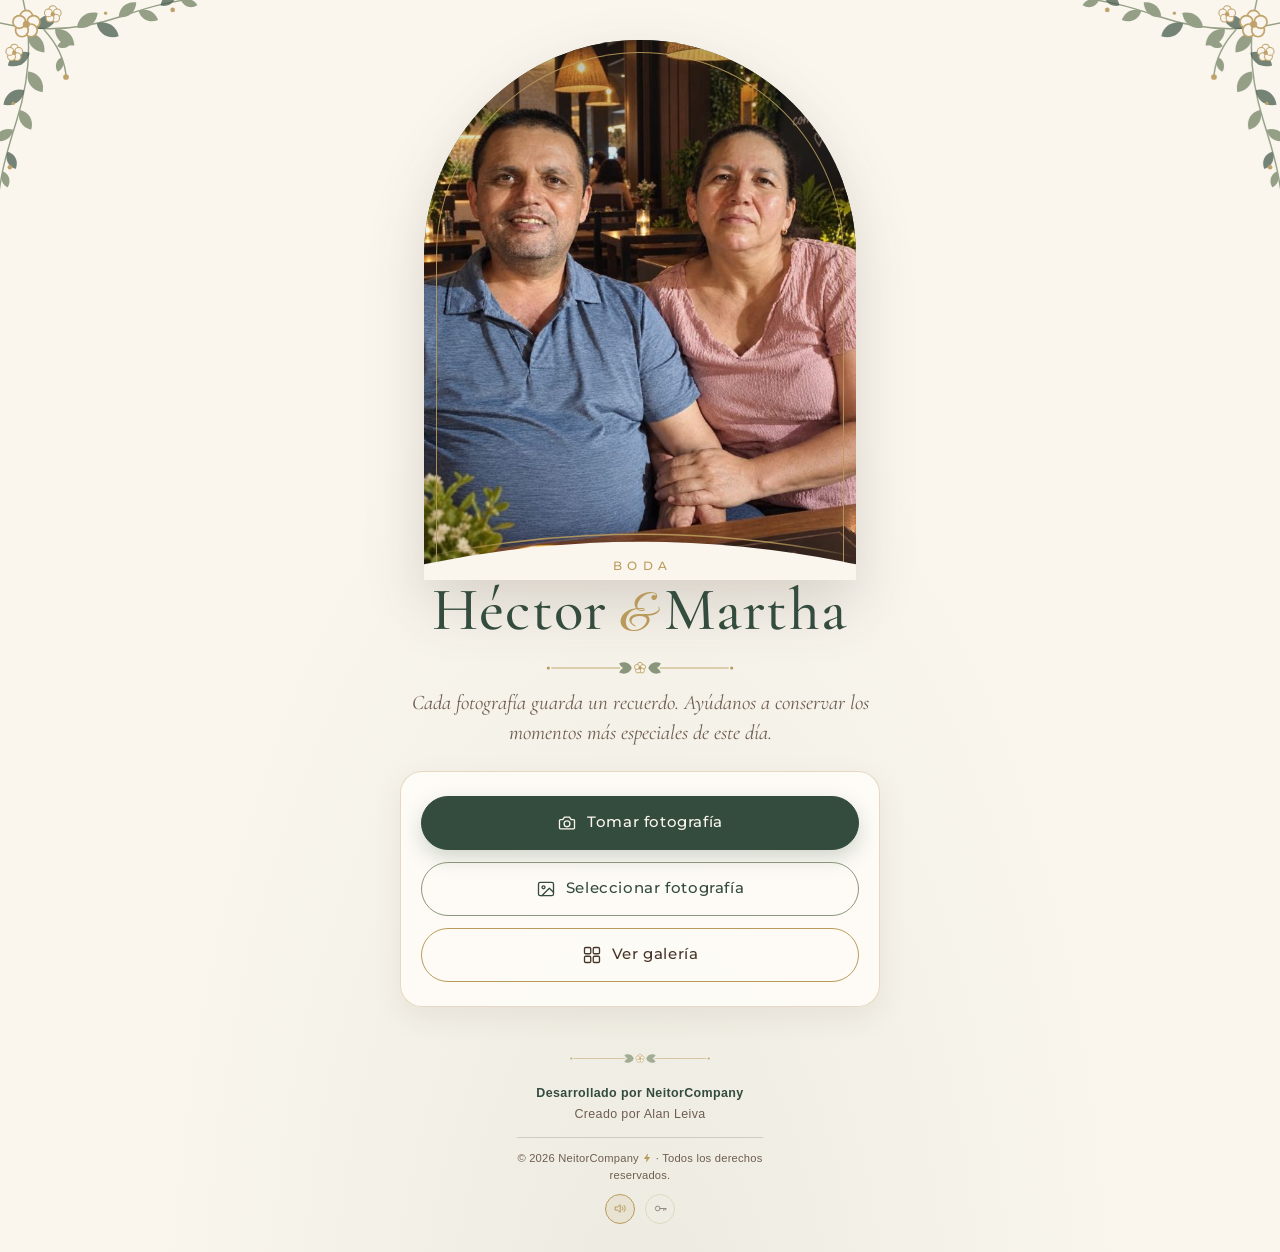
<file: index.html>
<!DOCTYPE html>
<html lang="es">
<head>
  <meta charset="UTF-8">
  <meta name="viewport" content="width=device-width, initial-scale=1, viewport-fit=cover">
  <meta name="theme-color" content="#FAF6EE">
  <title>Boda Héctor &amp; Martha</title>

  <!--
    Ícono de la boda (dos anillos entrelazados, diseño original).
    - Rutas RELATIVAS (sin «/» al inicio): funcionan también en GitHub Pages
      dentro de la subcarpeta del repositorio.
    - «?v=» obliga al navegador a descargar el ícono nuevo y no uno guardado.
    - Sin service worker ni manifest: solo el ícono.
  -->
  <link rel="icon" href="assets/favicon/favicon.ico?v=1" sizes="48x48">
  <link rel="icon" href="assets/favicon/favicon-16x16.png?v=1" type="image/png" sizes="16x16">
  <link rel="icon" href="assets/favicon/favicon-32x32.png?v=1" type="image/png" sizes="32x32">
  <link rel="icon" href="assets/favicon/icono-192.png?v=1" type="image/png" sizes="192x192">
  <link rel="icon" href="assets/favicon/favicon.svg?v=1" type="image/svg+xml">
  <link rel="apple-touch-icon" href="assets/favicon/apple-touch-icon.png?v=1" sizes="180x180">
  <meta name="apple-mobile-web-app-title" content="Héctor &amp; Martha">

  <!--
    Tipografías (Google Fonts, sin instalar nada):
    - Cormorant Garamond: títulos elegantes.
    - Great Vibes: solo para el "&" decorativo.
    - Montserrat: textos y botones, muy legible en celulares.
    Si no cargan (sin internet), se usan tipografías del sistema.
  -->
  <link rel="preconnect" href="https://fonts.googleapis.com">
  <link rel="preconnect" href="https://fonts.gstatic.com" crossorigin>
  <link rel="stylesheet" href="https://fonts.googleapis.com/css2?family=Cormorant+Garamond:ital,wght@0,500;0,600;1,400;1,500&family=Great+Vibes&family=Montserrat:wght@400;500;600&display=swap">

  <!-- "?v=" obliga al navegador a descargar la versión nueva tras cada cambio. -->
  <link rel="stylesheet" href="style.css?v=43">
</head>
<body>
  <!--
    Bienvenida (solo al abrir o recargar la página): una iglesia que se dibuja,
    dos anillos que se entrelazan y «Héctor & Martha». SVG + CSS originales.
    Visible desde el primer instante (sin parpadeo de la página). Se quita sola
    a los ~2 s; si algo fallara, el propio CSS la oculta a los 3 s. Tocarla la salta.
  -->
  <div id="bienvenida" class="bienvenida" aria-hidden="true">
    <div class="bienvenida-contenido">
      <svg class="iglesia" viewBox="0 0 200 172" focusable="false">
        <defs>
          <linearGradient id="bienvenida-oro" gradientUnits="userSpaceOnUse" x1="70" y1="130" x2="130" y2="165">
            <stop offset="0" stop-color="#E9D6A1"/>
            <stop offset="0.5" stop-color="#C6A766"/>
            <stop offset="1" stop-color="#9E7E3C"/>
          </linearGradient>
          <radialGradient id="bienvenida-resplandor">
            <stop offset="0" stop-color="#E9D6A1" stop-opacity="0.55"/>
            <stop offset="1" stop-color="#E9D6A1" stop-opacity="0"/>
          </radialGradient>
        </defs>
        <!-- Resplandor suave detrás de la composición -->
        <circle class="iglesia-resplandor" cx="100" cy="100" r="78" fill="url(#bienvenida-resplandor)"/>
        <!-- A. La iglesia se dibuja desde abajo -->
        <g class="iglesia-trazos" fill="none" stroke="#344C3D" stroke-width="1.5" stroke-linecap="round" stroke-linejoin="round">
          <path class="trazo t-suelo" pathLength="1" d="M28 152H172"/>
          <path class="trazo t-nave" pathLength="1" d="M50 152V104L82 78M150 152V104L118 78"/>
          <path class="trazo t-torre" pathLength="1" d="M82 152V72H118V152"/>
          <path class="trazo t-aguja" pathLength="1" d="M78 72L100 38L122 72"/>
          <path class="trazo t-puerta" pathLength="1" d="M92 152V134a8 8 0 0 1 16 0V152"/>
          <path class="trazo t-campana" pathLength="1" d="M95 92v-7a5 5 0 0 1 10 0v7z"/>
        </g>
        <!-- Ventanas en verde salvia -->
        <g class="iglesia-ventanas" fill="#89967B" fill-opacity="0.55" stroke="#6E7F62" stroke-width="1">
          <path d="M60 130v-11a5 5 0 0 1 10 0v11z"/>
          <path d="M130 130v-11a5 5 0 0 1 10 0v11z"/>
          <circle cx="100" cy="108" r="6"/>
        </g>
        <!-- Cruz dorada -->
        <path class="iglesia-cruz" pathLength="1" d="M100 38V22M94 28H106" fill="none" stroke="url(#bienvenida-oro)" stroke-width="2.2" stroke-linecap="round"/>
        <!-- Destellos -->
        <g class="bienvenida-destellos" fill="#C6A766">
          <path class="b-destello bd1" d="M40 60l1 2.7 2.7 1-2.7 1-1 2.7-1-2.7-2.7-1 2.7-1z"/>
          <path class="b-destello bd2" d="M160 48l1 2.7 2.7 1-2.7 1-1 2.7-1-2.7-2.7-1 2.7-1z"/>
          <path class="b-destello bd3" d="M150 130l.8 2.2 2.2.8-2.2.8-.8 2.2-.8-2.2-2.2-.8 2.2-.8z"/>
        </g>
        <!-- B. Dos anillos que llegan desde lados opuestos y se entrelazan delante -->
        <g transform="translate(100 150) scale(0.78) translate(-32 -32)">
          <g class="b-anillo b-anillo-izq" fill="none" stroke="url(#bienvenida-oro)" stroke-width="4">
            <circle cx="25" cy="33" r="12.5"/>
          </g>
          <g class="b-anillo b-anillo-der" fill="none" stroke="url(#bienvenida-oro)" stroke-width="4">
            <circle cx="39" cy="31" r="12.5"/>
          </g>
          <g class="b-anillo b-anillo-izq" fill="none" stroke-width="4">
            <path d="M36.33 38.28A12.5 12.5 0 0 1 28.24 45.07" stroke="#FAF6EE" stroke-width="7"/>
            <path d="M36.33 38.28A12.5 12.5 0 0 1 28.24 45.07" stroke="url(#bienvenida-oro)"/>
          </g>
          <circle class="b-anillos-brillo" cx="32" cy="32" r="22" fill="url(#bienvenida-resplandor)"/>
        </g>
      </svg>
      <!-- C. Bienvenida -->
      <p class="bienvenida-titulo">Héctor <span class="bienvenida-amp">&amp;</span> Martha</p>
      <p class="bienvenida-texto">Unidos por amor, rodeados de recuerdos</p>
      <p class="bienvenida-carga">Preparando nuestra historia…</p>
    </div>
  </div>
  <main class="contenedor">
    <!-- Portada -->
    <header class="portada">
      <!--
        Fotografía de la pareja como protagonista.
        - Versiones optimizadas: el navegador elige 600, 900 o 1086 px según la pantalla.
        - La foto nunca se deforma (object-fit: cover) y se encuadra para
          mantener los rostros visibles.
        - La curva inferior (SVG) une la foto con la sección de botones.
      -->
      <figure class="foto-pareja">
        <img src="assets/pareja-900.jpg"
             srcset="assets/pareja-600.jpg 600w, assets/pareja-900.jpg 900w, assets/pareja-original.jpg 1086w"
             sizes="(min-width: 700px) 440px, 100vw"
             width="1086" height="1448"
             alt="Fotografía de Héctor y Martha"
             fetchpriority="high">
        <span class="foto-filete" aria-hidden="true"></span>
        <svg class="foto-curva" viewBox="0 0 400 60" preserveAspectRatio="none" aria-hidden="true" focusable="false">
          <defs>
            <linearGradient id="curva-dorada" x1="0" x2="1" y1="0" y2="0">
              <stop offset="0" stop-color="#B99A5B" stop-opacity="0"/>
              <stop offset="0.2" stop-color="#B99A5B" stop-opacity="0.9"/>
              <stop offset="0.8" stop-color="#B99A5B" stop-opacity="0.9"/>
              <stop offset="1" stop-color="#B99A5B" stop-opacity="0"/>
            </linearGradient>
          </defs>
          <path class="foto-curva-linea" d="M0 34 Q200 -14 400 34"/>
          <path class="foto-curva-relleno" d="M0 61 V42 Q200 -6 400 42 V61 Z"/>
        </svg>
      </figure>

      <h1 class="portada-titulo">
        <span class="portada-boda">Boda</span>
        <span class="portada-nombre">Héctor</span>
        <span class="portada-amp">&amp;</span>
        <span class="portada-nombre">Martha</span>
      </h1>

      <div class="divisor" aria-hidden="true"></div>
      <p class="descripcion">Cada fotografía guarda un recuerdo. Ayúdanos a conservar los momentos más especiales de este día.</p>
    </header>

    <!-- Paso 1: elegir el origen de la fotografía -->
    <section id="seccion-captura" class="seccion tarjeta" aria-label="Elegir fotografía">
      <div class="acciones">
        <button type="button" id="btn-tomar" class="boton icono icono-camara">Tomar fotografía</button>
        <button type="button" id="btn-seleccionar" class="boton boton-secundario icono icono-imagen">Seleccionar fotografía</button>
        <button type="button" id="btn-galeria-inicio" class="boton boton-terciario btn-ver-galeria icono icono-galeria">Ver galería</button>
      </div>

      <!--
        Inputs nativos (ocultos visualmente, NO con display:none, para que
        iOS Safari permita abrirlos desde los botones).
        - input-camara: "capture" pide abrir directamente la cámara trasera
          en iPhone y Android. En computadoras se ignora y abre el selector.
        - input-galeria: sin "capture", abre la galería / selector de archivos.
      -->
      <input type="file" id="input-camara" class="oculto-visual"
             accept="image/*" capture="environment" tabindex="-1" aria-hidden="true">
      <input type="file" id="input-galeria" class="oculto-visual"
             accept="image/*" tabindex="-1" aria-hidden="true">
    </section>

    <!-- Mensajes de estado o error -->
    <p id="mensaje" class="mensaje" role="status" aria-live="polite" hidden></p>

    <!-- Paso 2: vista previa de la fotografía elegida -->
    <section id="seccion-vista-previa" class="seccion tarjeta" aria-labelledby="titulo-vista-previa" hidden>
      <h2 id="titulo-vista-previa">Vista previa</h2>
      <figure class="vista-previa">
        <img id="imagen-previa" alt="Vista previa de la fotografía seleccionada">
        <figcaption id="info-archivo" class="info-archivo"></figcaption>
      </figure>
      <div class="acciones acciones-previa">
        <button type="button" id="btn-confirmar" class="boton icono icono-corazon">Sí, compartir fotografía</button>
        <button type="button" id="btn-repetir" class="boton boton-secundario icono icono-repetir">Repetir</button>
        <button type="button" id="btn-cancelar" class="boton boton-secundario icono icono-cerrar">Cancelar</button>
      </div>
    </section>

    <!--
      Paso 3: envío de la fotografía confirmada a Google Drive.
      El título y el texto cambian según el estado real del envío
      (preparando, subiendo, compartida, sin confirmar, desactivadas…).
      «Compartida correctamente» solo aparece cuando el servidor lo confirma.
    -->
    <section id="seccion-confirmacion" class="seccion tarjeta" aria-labelledby="titulo-confirmacion" hidden>
      <span class="subida-spinner" aria-hidden="true"></span>
      <h2 id="titulo-confirmacion" tabindex="-1">Preparando fotografía…</h2>
      <p id="texto-confirmacion" class="mensaje" role="status" aria-live="polite"></p>
      <div class="acciones">
        <button type="button" id="btn-reintentar-subida" class="boton icono icono-repetir" hidden>Reintentar subida</button>
        <button type="button" id="btn-otra" class="boton icono icono-camara">Elegir otra fotografía</button>
        <button type="button" id="btn-galeria-confirmacion" class="boton boton-secundario btn-ver-galeria icono icono-galeria">Ver galería</button>
      </div>
    </section>

    <!--
      Galería con dos pestañas:
      - «Compartida»: fotografías guardadas en Google Drive por todos los
        invitados. Se leen a través de Apps Script (la carpeta sigue privada).
      - «Mi galería»: las fotografías que este invitado confirmó en este
        dispositivo, con su estado de envío («Compartida», «Enviando…»,
        «No enviada») y los reintentos.
    -->
    <section id="seccion-galeria" class="seccion" aria-labelledby="titulo-galeria" hidden>
      <h2 id="titulo-galeria" tabindex="-1">Galería</h2>

      <div class="pestanas" role="tablist" aria-label="Galerías">
        <button type="button" id="pestana-compartida" class="pestana" role="tab" aria-selected="true" aria-controls="panel-compartida">Compartida</button>
        <button type="button" id="pestana-mia" class="pestana" role="tab" aria-selected="false" aria-controls="panel-mia">Mi galería</button>
      </div>

      <!-- Galería compartida (Google Drive, solo lectura) -->
      <div id="panel-compartida" role="tabpanel" aria-labelledby="pestana-compartida">
        <p class="nota-galeria">
          Fotografías que los invitados ya compartieron con Héctor &amp; Martha. Toca una para verla en grande.
        </p>
        <!-- Aviso del modo organizador (solo se ve con la clave de organizador). -->
        <p id="organizador-aviso" class="organizador-aviso" hidden>
          <span>Modo organizador</span>
          <button type="button" id="btn-salir-organizador" class="organizador-salir">Salir</button>
        </p>
        <p id="compartida-estado" class="mensaje" role="status" aria-live="polite" hidden></p>
        <ul id="compartida-cuadricula" class="galeria-cuadricula"></ul>
        <div class="acciones acciones-galeria">
          <button type="button" id="btn-cargar-mas" class="boton boton-secundario" hidden>Cargar más fotografías</button>
          <button type="button" id="btn-actualizar-galeria" class="boton boton-secundario boton-dorado icono icono-repetir">Actualizar galería</button>
        </div>
      </div>

      <!-- Mi galería (fotos de este dispositivo y su estado de envío) -->
      <div id="panel-mia" role="tabpanel" aria-labelledby="pestana-mia" hidden>
        <p class="nota-galeria">
          Las fotos que elegiste en este teléfono, aunque cierres la página. Las marcadas «Compartida» ya están en la galería de todos.
        </p>
        <p id="mi-galeria-aviso" class="mensaje" role="status" hidden></p>
        <p id="galeria-vacia" class="mensaje mensaje-vacio" hidden>Todavía no has confirmado ninguna fotografía.</p>
        <!-- Aviso contextual: solo aparece cuando hay fotos sin enviar. -->
        <div id="aviso-pendientes" class="aviso-pendientes" role="status" hidden>
          <span id="aviso-pendientes-texto" class="aviso-pendientes-texto">1 fotografía sin enviar</span>
          <button type="button" id="btn-reintentar-pendientes" class="aviso-pendientes-boton icono icono-repetir">Reintentar</button>
        </div>
        <ul id="galeria-cuadricula" class="galeria-cuadricula"></ul>
      </div>

      <!-- Botones a la par. «Limpiar mi galería» solo se ve en la pestaña «Mi galería»
           cuando tiene fotos; borra lo guardado en este teléfono, nunca Google Drive. -->
      <div class="acciones acciones-galeria acciones-par">
        <button type="button" id="btn-volver-inicio" class="boton icono icono-inicio">Volver al inicio</button>
        <button type="button" id="btn-limpiar-mi-galeria" class="boton boton-peligro-suave icono icono-limpiar" hidden>Limpiar mi galería</button>
      </div>
    </section>
  </main>

  <!--
    Pie de página (único en la página). Queda al final del contenido en
    todas las pantallas: inicio, vista previa, confirmación y galería.
  -->
  <footer class="pie">
    <div class="pie-divisor" aria-hidden="true"></div>
    <p class="pie-linea"><strong>Desarrollado por NeitorCompany</strong></p>
    <p class="pie-linea">Creado por Alan Leiva</p>
    <p class="pie-copy">© 2026 NeitorCompany<span class="pie-rayo" aria-hidden="true"></span> · Todos los derechos reservados.</p>
    <!-- Acceso al modo organizador. La protección real está en el servidor (clave + interruptor). -->
    <div class="pie-iconos">
      <!-- Sonidos: empiezan activados; el invitado puede silenciarlos. -->
      <button type="button" id="btn-sonido" class="pie-organizador pie-sonido" aria-pressed="true" aria-label="Silenciar sonidos" title="Sonidos activados"></button>
      <button type="button" id="btn-organizador" class="pie-organizador" aria-label="Entrar como organizador" title="Organizador"></button>
    </div>
  </footer>

  <!--
    Transición «Volver al inicio»: la paloma se FORMA por partes (cola, cuerpo,
    cabeza y pico, alas, rama de olivo), aletea y se va volando. SVG original de
    NeitorCompany. Solo decorativa: la navegación real ocurre debajo, enseguida.
  -->
  <div id="transicion-inicio" class="transicion-inicio" role="status" aria-live="polite" hidden>
    <div class="transicion-contenido">
      <svg class="paloma" viewBox="0 0 140 100" aria-hidden="true" focusable="false">
        <defs>
          <linearGradient id="paloma-cuerpo" x1="0" y1="0" x2="0" y2="1">
            <stop offset="0" stop-color="#FFFFFF"/>
            <stop offset="1" stop-color="#ECE7DD"/>
          </linearGradient>
          <linearGradient id="paloma-ala" x1="0" y1="0" x2="1" y2="1">
            <stop offset="0" stop-color="#FFFFFF"/>
            <stop offset="1" stop-color="#E6E0D4"/>
          </linearGradient>
          <!-- El mismo contorno de cuerpo y cabeza, separado en dos zonas para formarlas por turnos -->
          <clipPath id="zona-cuerpo"><rect x="0" y="0" width="101" height="100"/></clipPath>
          <clipPath id="zona-cabeza"><rect x="100" y="0" width="40" height="100"/></clipPath>
          <path id="silueta-paloma" d="M38 58c8-11 24-17 42-16 10 .5 17-3 22-9 4-4 10-4 12 0 2 3 0 6-3 8-4 9-14 17-28 21-16 4-33 3-45-4z"/>
        </defs>
        <!-- Destellos dorados discretos -->
        <g class="destellos" fill="#C6A766">
          <path class="destello d1" d="M18 20l1.2 3.3 3.3 1.2-3.3 1.2L18 29l-1.2-3.3-3.3-1.2 3.3-1.2z"/>
          <path class="destello d2" d="M122 14l1 2.6 2.6 1-2.6 1-1 2.6-1-2.6-2.6-1 2.6-1z"/>
          <path class="destello d3" d="M128 70l.9 2.3 2.3.9-2.3.9-.9 2.3-.9-2.3-2.3-.9 2.3-.9z"/>
          <path class="destello d4" d="M10 74l.8 2 2 .8-2 .8-.8 2-.8-2-2-.8 2-.8z"/>
        </g>
        <g class="paloma-vuelo">
          <!-- 5. Ala lejana (llega a su sitio y luego aletea) -->
          <g class="pieza pieza-ala-lejana">
            <path class="ala ala-lejana" d="M66 46C60 30 50 18 36 12c8 9 13 19 16 32z" fill="#E9E4D9"/>
          </g>
          <!-- 1. Plumas de la cola -->
          <g class="pieza pieza-cola">
            <path d="M40 58c-10 2-20 8-30 14 9 2 20-1 30-7l-4 9c7-3 12-8 15-13z" fill="url(#paloma-ala)" stroke="#D7D0C3" stroke-width="0.8" stroke-linejoin="round"/>
            <path d="M33 61l-16 9M36 63l-9 9" fill="none" stroke="#DCD5C8" stroke-width="0.6" stroke-linecap="round"/>
          </g>
          <!-- 2. Cuerpo blanco -->
          <g class="pieza pieza-cuerpo">
            <use href="#silueta-paloma" clip-path="url(#zona-cuerpo)" fill="url(#paloma-cuerpo)" stroke="#D7D0C3" stroke-width="0.8" stroke-linejoin="round"/>
          </g>
          <!-- 3. Cabeza, ojo y pico -->
          <g class="pieza pieza-cabeza">
            <use href="#silueta-paloma" clip-path="url(#zona-cabeza)" fill="url(#paloma-cuerpo)" stroke="#D7D0C3" stroke-width="0.8" stroke-linejoin="round"/>
            <path d="M114 35.5l6.5 1.4-6.2 1.9z" fill="#CDA76A"/>
            <circle cx="109.5" cy="35" r="1.25" fill="#49362B"/>
          </g>
          <!-- 6. Rama de olivo en el pico -->
          <g class="pieza pieza-olivo">
            <path d="M118 37.5c3 4 4 9 2.5 14" fill="none" stroke="#5E7052" stroke-width="1.1" stroke-linecap="round"/>
            <ellipse cx="122.5" cy="42" rx="3.4" ry="1.4" transform="rotate(35 122.5 42)" fill="#89967B"/>
            <ellipse cx="118" cy="45" rx="3.2" ry="1.3" transform="rotate(-35 118 45)" fill="#7C8A6D"/>
            <ellipse cx="123.5" cy="48.5" rx="3.2" ry="1.3" transform="rotate(25 123.5 48.5)" fill="#89967B"/>
            <ellipse cx="119" cy="52" rx="2.8" ry="1.2" transform="rotate(-30 119 52)" fill="#7C8A6D"/>
          </g>
          <!-- 4. Ala cercana (llega a su sitio y luego aletea) -->
          <g class="pieza pieza-ala-cercana">
            <g class="ala ala-cercana">
              <path d="M72 46C66 26 54 10 34 4c9 10 15 22 19 38 4 7 13 9 19 4z" fill="url(#paloma-ala)" stroke="#D7D0C3" stroke-width="0.8" stroke-linejoin="round"/>
              <path d="M56 22c3 6 6 12 8 20M48 15c4 7 8 15 10 24" fill="none" stroke="#DCD5C8" stroke-width="0.7" stroke-linecap="round"/>
            </g>
          </g>
        </g>
      </svg>
      <p class="transicion-titulo">Volviendo a nuestro inicio…</p>
      <p class="transicion-texto">Cada recuerdo es parte de nuestra historia</p>
      <p class="transicion-firma">Héctor &amp; Martha <span aria-hidden="true">♡</span></p>
    </div>
  </div>

  <!--
    Corazón de la galería compartida (un solo componente para dos momentos):
    al abrirla por primera vez («Preparando…») y al pulsar «Actualizar
    galería» («Actualizando…»). Late mientras el servidor responde de verdad.
  -->
  <div id="actualizando-galeria" class="actualizando" role="status" aria-live="polite" hidden>
    <svg class="corazon" viewBox="0 0 64 60" aria-hidden="true" focusable="false">
      <defs>
        <linearGradient id="corazon-oro" gradientUnits="userSpaceOnUse" x1="6" y1="6" x2="58" y2="54">
          <stop offset="0" stop-color="#E6D099"/>
          <stop offset="0.55" stop-color="#C6A766"/>
          <stop offset="1" stop-color="#A3833F"/>
        </linearGradient>
        <linearGradient id="corazon-relleno" x1="0" y1="0" x2="0" y2="1">
          <stop offset="0" stop-color="#F3E7CC"/>
          <stop offset="1" stop-color="#E6D5AE"/>
        </linearGradient>
      </defs>
      <path class="corazon-relleno" d="M32 54C13 41 5 31 5 20 5 11 12 5 20 5c5.5 0 9.5 3 12 7.5C34.5 8 38.5 5 44 5c8 0 15 6 15 15 0 11-8 21-27 34z" fill="url(#corazon-relleno)"/>
      <path class="corazon-trazo" pathLength="1" d="M32 54C13 41 5 31 5 20 5 11 12 5 20 5c5.5 0 9.5 3 12 7.5C34.5 8 38.5 5 44 5c8 0 15 6 15 15 0 11-8 21-27 34z" fill="none" stroke="url(#corazon-oro)" stroke-width="2.4" stroke-linejoin="round"/>
      <path class="corazon-destello cd1" d="M58 6l.8 2.2 2.2.8-2.2.8-.8 2.2-.8-2.2-2.2-.8 2.2-.8z" fill="#C6A766"/>
      <path class="corazon-destello cd2" d="M5 44l.7 1.8 1.8.7-1.8.7-.7 1.8-.7-1.8-1.8-.7 1.8-.7z" fill="#C6A766"/>
    </svg>
    <p class="actualizando-titulo">Gracias por ser parte</p>
    <p id="actualizando-texto" class="actualizando-texto">Actualizando nuestros recuerdos…</p>
  </div>

  <!-- Visor de una fotografía en tamaño grande (pantalla completa). -->
  <div id="visor" class="visor" role="dialog" aria-modal="true" aria-label="Fotografía en tamaño grande" hidden>
    <div class="visor-marco">
      <img id="visor-imagen" class="visor-imagen" alt="">
    </div>
    <p id="visor-contador" class="visor-contador"></p>
    <!-- Solo en la galería compartida: guarda la foto completa (iPhone: menú compartir; Android y computadora: descarga JPEG). -->
    <!-- «Guardar» y «Eliminar» en la misma línea (si solo hay uno, queda centrado). -->
    <div class="visor-botones">
      <button type="button" id="visor-guardar" class="boton visor-guardar icono icono-guardar" hidden>Guardar fotografía</button>
      <button type="button" id="visor-eliminar" class="boton visor-guardar icono icono-eliminar" hidden>Eliminar foto</button>
    </div>
    <div class="visor-acciones">
      <button type="button" id="visor-anterior" class="boton boton-secundario icono icono-anterior" aria-label="Fotografía anterior">Anterior</button>
      <button type="button" id="visor-cerrar" class="boton boton-secundario icono icono-cerrar">Cerrar</button>
      <button type="button" id="visor-siguiente" class="boton boton-secundario icono-siguiente" aria-label="Fotografía siguiente">Siguiente</button>
    </div>
  </div>

  <!--
    Cuadro de diálogo propio (estilo SweetAlert, sin librerías externas) para
    confirmaciones y avisos amables, con los colores de Héctor & Martha.
  -->
  <div id="dialogo" class="dialogo" role="alertdialog" aria-modal="true" aria-labelledby="dialogo-titulo" aria-describedby="dialogo-texto" hidden>
    <div class="dialogo-tarjeta">
      <span id="dialogo-icono" class="dialogo-icono" aria-hidden="true"></span>
      <!-- Solo al compartir: dos anillos que se acercan y se entrelazan (SVG original). -->
      <div id="dialogo-anillos" class="dialogo-anillos" aria-hidden="true" hidden>
        <svg viewBox="4 10 56 46" focusable="false">
          <defs>
            <linearGradient id="anillo-oro" gradientUnits="userSpaceOnUse" x1="10" y1="16" x2="54" y2="48">
              <stop offset="0" stop-color="#E9D6A1"/>
              <stop offset="0.5" stop-color="#C6A766"/>
              <stop offset="1" stop-color="#9E7E3C"/>
            </linearGradient>
          </defs>
          <g class="anillo anillo-izq">
            <circle class="anillo-trazo" cx="25" cy="33" r="12.5"/>
            <circle class="anillo-brillo" cx="25" cy="33" r="12.5"/>
          </g>
          <g class="anillo anillo-der">
            <circle class="anillo-trazo" cx="39" cy="31" r="12.5"/>
            <circle class="anillo-brillo anillo-brillo-der" cx="39" cy="31" r="12.5"/>
          </g>
          <!-- Cruce inferior: el anillo izquierdo pasa por encima (entrelazados). -->
          <g class="anillo anillo-izq">
            <path class="anillo-cruce-halo" d="M36.33 38.28A12.5 12.5 0 0 1 28.24 45.07"/>
            <path class="anillo-trazo" d="M36.33 38.28A12.5 12.5 0 0 1 28.24 45.07"/>
          </g>
        </svg>
      </div>
      <h2 id="dialogo-titulo" class="dialogo-titulo" tabindex="-1"></h2>
      <p id="dialogo-texto" class="dialogo-texto"></p>
      <p id="dialogo-aviso" class="dialogo-aviso" hidden></p>
      <p id="dialogo-error" class="dialogo-error" role="alert" hidden></p>
      <input type="password" id="dialogo-campo" class="dialogo-campo" autocomplete="off" autocapitalize="off" autocorrect="off" spellcheck="false" hidden>
      <div id="dialogo-acciones" class="dialogo-acciones">
        <button type="button" id="dialogo-cancelar" class="boton boton-secundario">Cancelar</button>
        <button type="button" id="dialogo-aceptar" class="boton">Aceptar</button>
      </div>
      <!-- Solo en «mantener para confirmar»: instrucción y alternativa accesible. -->
      <!-- Solo durante un envío largo: seguir usando la app mientras termina. -->
      <button type="button" id="dialogo-segundo-plano" class="dialogo-alternativa dialogo-segundo-plano" hidden>Seguir navegando mientras se envía</button>
      <!-- Anuncios para lectores de pantalla (estado del envío). -->
      <p id="dialogo-vivo" class="oculto-visual" role="status" aria-live="polite"></p>
      <p id="dialogo-ayuda" class="dialogo-ayuda" hidden>
        <span id="dialogo-ayuda-texto">Mantén presionado hasta que se llene la barra.</span>
        <button type="button" id="dialogo-alternativa" class="dialogo-alternativa">Prefiero tocar una vez</button>
      </p>
    </div>
  </div>

  <!--
    Cámara integrada (pantalla completa) con getUserMedia.
    Solo funciona en conexiones seguras (HTTPS o localhost). Si no está
    disponible, "Tomar fotografía" abre la cámara nativa del teléfono.
  -->
  <div id="camara" class="camara" role="dialog" aria-modal="true" aria-label="Cámara" hidden>
    <video id="camara-video" class="camara-video" autoplay playsinline muted></video>
    <div id="camara-flash" class="camara-flash" aria-hidden="true"></div>
    <!-- Flash de pantalla (cámara frontal): ilumina el rostro ANTES de capturar.
         Es distinto del destello decorativo de arriba, que solo indica la captura. -->
    <div id="camara-luz" class="camara-luz" aria-hidden="true"></div>

    <div class="camara-superior">
      <button type="button" id="camara-cerrar" class="camara-boton-redondo icono icono-cerrar" aria-label="Cerrar cámara"></button>
      <p class="camara-marca" aria-hidden="true">Héctor <span>&amp;</span> Martha</p>
      <div class="camara-ajustes">
        <button type="button" id="camara-flash-modo" class="camara-boton-redondo camara-boton-ajuste icono icono-rayo" aria-pressed="false" aria-label="Flash: apagado"></button>
        <button type="button" id="camara-sol" class="camara-boton-redondo camara-boton-ajuste icono icono-sol" aria-expanded="false" aria-controls="camara-brillo" aria-label="Luz de la fotografía"></button>
      </div>
    </div>

    <!-- Control de luz desplegable (se oculta solo). -->
    <div id="camara-brillo" class="camara-brillo" role="group" aria-label="Luz de la fotografía" hidden>
      <div class="camara-brillo-fila">
        <button type="button" id="camara-brillo-menos" class="camara-brillo-paso" aria-label="Menos luz">&minus;</button>
        <span class="camara-brillo-puntos" aria-hidden="true"><i></i><i></i><i></i><i></i><i></i></span>
        <span id="camara-brillo-nivel" class="camara-brillo-nivel" aria-live="polite">0</span>
        <button type="button" id="camara-brillo-mas" class="camara-brillo-paso" aria-label="Más luz">+</button>
      </div>
      <div class="camara-brillo-pie">
        <span id="camara-brillo-tipo" class="camara-brillo-tipo">Brillo digital</span>
        <button type="button" id="camara-brillo-normal" class="camara-brillo-normal">Normal</button>
      </div>
    </div>

    <p id="camara-aviso" class="camara-aviso" role="status" aria-live="polite" hidden></p>

    <div id="camara-cargando" class="camara-cargando" role="status" aria-live="polite">
      <span class="camara-spinner" aria-hidden="true"></span>
      <p>Activando cámara…</p>
    </div>

    <div id="camara-error" class="camara-error" hidden>
      <div class="camara-error-tarjeta" role="alert">
        <h2 id="camara-error-titulo">No pudimos abrir la cámara</h2>
        <p id="camara-error-texto"></p>
        <div class="acciones">
          <button type="button" id="camara-usar-nativa" class="boton icono icono-camara">Usar la cámara del teléfono</button>
          <button type="button" id="camara-reintentar" class="boton boton-secundario icono icono-repetir">Intentar de nuevo</button>
          <button type="button" id="camara-error-cerrar" class="boton boton-terciario icono icono-cerrar">Cerrar</button>
        </div>
      </div>
    </div>

    <div class="camara-inferior">
      <div id="camara-zoom" class="camara-zoom" role="group" aria-label="Zoom">
        <button type="button" class="camara-zoom-opcion activo" data-zoom="1" aria-pressed="true">1×</button>
        <button type="button" class="camara-zoom-opcion" data-zoom="2" aria-pressed="false">2×</button>
        <button type="button" class="camara-zoom-opcion" data-zoom="3" aria-pressed="false">3×</button>
      </div>
      <button type="button" id="camara-galeria" class="camara-boton-redondo icono icono-imagen" aria-label="Elegir una fotografía de la galería"></button>
      <button type="button" id="camara-disparador" class="camara-disparador" aria-label="Capturar fotografía" disabled><span></span></button>
      <button type="button" id="camara-cambiar" class="camara-boton-redondo icono icono-cambiar" aria-label="Cambiar entre cámara frontal y trasera" hidden></button>
      <!-- Créditos discretos bajo el disparador (la cámara cubre toda la pantalla). -->
      <p class="camara-creditos">Desarrollado por NeitorCompany · Creado por Alan Leiva</p>
    </div>
  </div>

  <!-- config.js: configuración PÚBLICA del servidor (sin contraseñas). -->
  <script src="config.js?v=4"></script>
  <script src="script.js?v=48"></script>
</body>
</html>
</file>
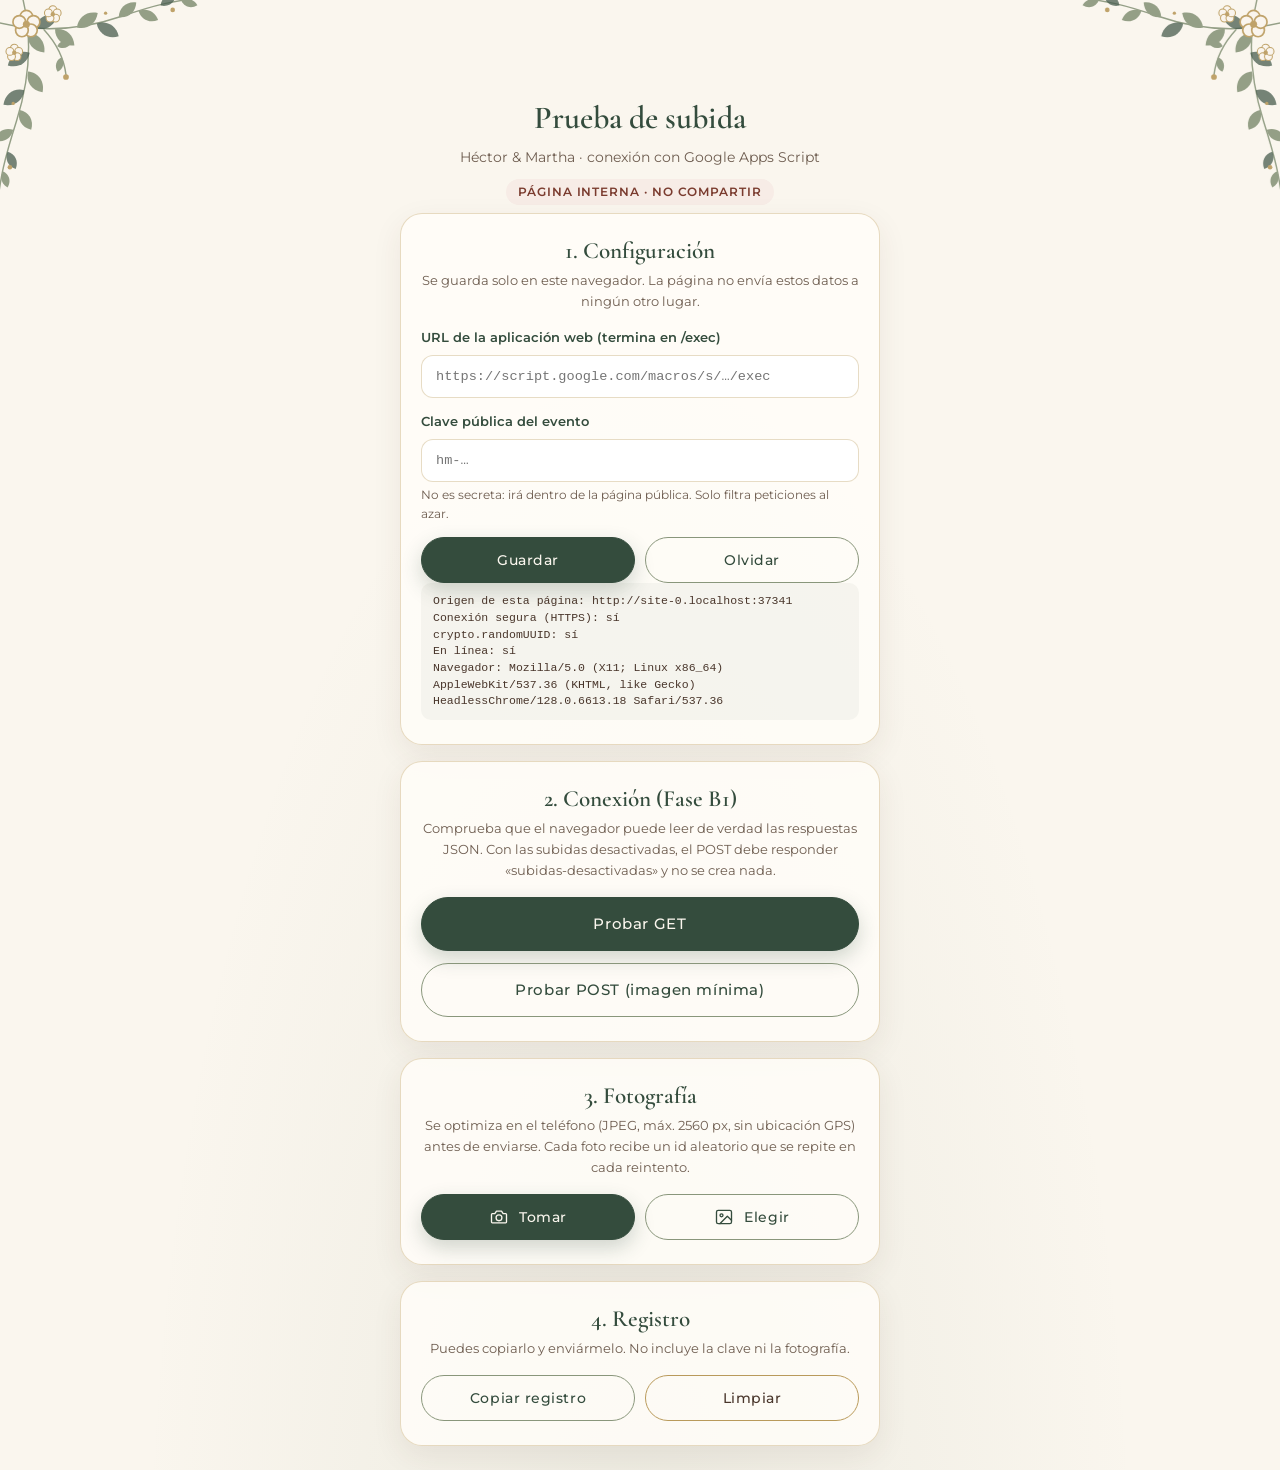
<file: prueba-subida.html>
<!DOCTYPE html>
<html lang="es">
<head>
  <meta charset="UTF-8">
  <meta name="viewport" content="width=device-width, initial-scale=1, viewport-fit=cover">
  <meta name="robots" content="noindex, nofollow">
  <meta name="theme-color" content="#FAF6EE">
  <title>Prueba de subida · Héctor &amp; Martha</title>

  <!--
    PÁGINA INTERNA DE PRUEBAS (Etapa B).
    - No forma parte de la aplicación y no está enlazada desde index.html.
    - Reutiliza style.css sin modificarlo; los estilos propios están abajo.
    - No contiene la URL del servidor ni la clave: se escriben en la página y
      se guardan solo en este dispositivo (localStorage).
  -->
  <link rel="preconnect" href="https://fonts.googleapis.com">
  <link rel="preconnect" href="https://fonts.gstatic.com" crossorigin>
  <link rel="stylesheet" href="https://fonts.googleapis.com/css2?family=Cormorant+Garamond:ital,wght@0,500;0,600;1,400;1,500&family=Great+Vibes&family=Montserrat:wght@400;500;600&display=swap">
  <link rel="stylesheet" href="style.css?v=11">

  <style>
    .prueba-cabecera { padding: 92px 0 8px; }
    .prueba-cabecera h1 {
      margin: 0;
      font-family: var(--fuente-titulos);
      font-size: 2rem;
      font-weight: 600;
      color: var(--verde);
    }
    .prueba-cabecera p { margin: 4px 0 0; font-size: 0.85rem; color: var(--texto-suave); }
    .prueba-aviso {
      display: inline-block;
      margin-top: 10px;
      padding: 4px 12px;
      font-size: 0.72rem;
      font-weight: 600;
      letter-spacing: 0.08em;
      text-transform: uppercase;
      color: #7A3B2E;
      background: #F7ECE6;
      border-radius: 999px;
    }
    .tarjeta h2 {
      margin: 0 0 4px;
      font-family: var(--fuente-titulos);
      font-size: 1.45rem;
      font-weight: 600;
      color: var(--verde);
    }
    .tarjeta .ayuda { margin: 0 0 16px; font-size: 0.82rem; color: var(--texto-suave); }
    .campo { display: block; margin-bottom: 14px; text-align: left; }
    .campo span { display: block; margin-bottom: 6px; font-size: 0.8rem; font-weight: 600; color: var(--verde); }
    .campo input {
      width: 100%;
      padding: 12px 14px;
      font: 0.85rem/1.3 ui-monospace, Menlo, monospace;
      color: var(--cafe);
      background: #fff;
      border: 1px solid var(--borde-dorado);
      border-radius: 12px;
    }
    .campo input:focus { outline: 2px solid var(--salvia); outline-offset: 1px; }
    .campo small { display: block; margin-top: 4px; font-size: 0.72rem; color: var(--texto-suave); }
    .resultado { margin: 14px 0 0; text-align: left; }
    .datos {
      margin: 0;
      padding: 10px 12px;
      font: 0.72rem/1.45 ui-monospace, Menlo, monospace;
      color: var(--cafe);
      text-align: left;
      white-space: pre-wrap;
      word-break: break-word;
      background: rgba(137, 150, 123, 0.08);
      border-radius: 10px;
    }
    .prueba-foto img {
      display: block;
      width: 100%;
      max-height: 280px;
      margin: 0 auto 10px;
      object-fit: contain;
      background: rgba(137, 150, 123, 0.1);
      border-radius: 14px;
    }
    .registro { margin: 0; padding: 0; list-style: none; text-align: left; }
    .registro li {
      padding: 10px 0;
      font-size: 0.8rem;
      border-bottom: 1px solid var(--borde-dorado);
    }
    .registro li:last-child { border-bottom: 0; }
    .registro strong { color: var(--verde); }
    .registro .datos { margin-top: 6px; }
    .fila-botones { display: flex; gap: 10px; }
    .fila-botones .boton { min-height: 46px; font-size: 0.85rem; }
  </style>
</head>
<body>
  <main class="contenedor">
    <header class="prueba-cabecera">
      <h1>Prueba de subida</h1>
      <p>Héctor &amp; Martha · conexión con Google Apps Script</p>
      <span class="prueba-aviso">Página interna · no compartir</span>
    </header>

    <!-- 1. Configuración (solo en este dispositivo) -->
    <section class="seccion tarjeta" aria-labelledby="titulo-config">
      <h2 id="titulo-config">1. Configuración</h2>
      <p class="ayuda">Se guarda solo en este navegador. La página no envía estos datos a ningún otro lugar.</p>

      <label class="campo">
        <span>URL de la aplicación web (termina en /exec)</span>
        <input type="url" id="cfg-url" inputmode="url" autocomplete="off" autocapitalize="off" spellcheck="false"
               placeholder="https://script.google.com/macros/s/…/exec">
      </label>
      <label class="campo">
        <span>Clave pública del evento</span>
        <input type="text" id="cfg-clave" autocomplete="off" autocapitalize="off" spellcheck="false" placeholder="hm-…">
        <small>No es secreta: irá dentro de la página pública. Solo filtra peticiones al azar.</small>
      </label>

      <div class="fila-botones">
        <button type="button" id="btn-guardar-config" class="boton">Guardar</button>
        <button type="button" id="btn-olvidar-config" class="boton boton-secundario">Olvidar</button>
      </div>
      <pre id="entorno" class="datos resultado"></pre>
    </section>

    <!-- 2. Fase B1: comprobar GET y POST (con SUBIDAS_ACTIVAS = false) -->
    <section class="seccion tarjeta" aria-labelledby="titulo-b1">
      <h2 id="titulo-b1">2. Conexión (Fase B1)</h2>
      <p class="ayuda">Comprueba que el navegador puede leer de verdad las respuestas JSON. Con las subidas desactivadas, el POST debe responder «subidas-desactivadas» y no se crea nada.</p>
      <div class="acciones">
        <button type="button" id="btn-get" class="boton">Probar GET</button>
        <button type="button" id="btn-post" class="boton boton-secundario">Probar POST (imagen mínima)</button>
      </div>
      <p id="mensaje-b1" class="mensaje resultado" role="status" aria-live="polite" hidden></p>
    </section>

    <!-- 3. Fotografía real (sirve para B1 y, cuando se autorice, para B2) -->
    <section class="seccion tarjeta prueba-foto" aria-labelledby="titulo-foto">
      <h2 id="titulo-foto">3. Fotografía</h2>
      <p class="ayuda">Se optimiza en el teléfono (JPEG, máx. 2560 px, sin ubicación GPS) antes de enviarse. Cada foto recibe un id aleatorio que se repite en cada reintento.</p>

      <div class="fila-botones">
        <button type="button" id="btn-tomar" class="boton icono icono-camara">Tomar</button>
        <button type="button" id="btn-elegir" class="boton boton-secundario icono icono-imagen">Elegir</button>
      </div>
      <input type="file" id="input-tomar" class="oculto-visual" accept="image/*" capture="environment" tabindex="-1" aria-hidden="true">
      <input type="file" id="input-elegir" class="oculto-visual" accept="image/*" tabindex="-1" aria-hidden="true">

      <div id="foto-preparada" class="resultado" hidden>
        <img id="foto-vista" alt="Fotografía optimizada">
        <pre id="foto-datos" class="datos"></pre>
        <div class="acciones resultado">
          <button type="button" id="btn-enviar" class="boton icono icono-corazon">Enviar fotografía</button>
          <button type="button" id="btn-reenviar" class="boton boton-secundario icono icono-repetir">Reenviar la misma (duplicado)</button>
          <button type="button" id="btn-cortar" class="boton boton-secundario">Enviar y cortar la respuesta</button>
          <button type="button" id="btn-clave-mala" class="boton boton-terciario">Enviar con clave incorrecta</button>
        </div>
      </div>
      <p id="mensaje-foto" class="mensaje resultado" role="status" aria-live="polite" hidden></p>
    </section>

    <!-- 4. Registro de todo lo que pasó (sin la clave ni la fotografía) -->
    <section class="seccion tarjeta" aria-labelledby="titulo-registro">
      <h2 id="titulo-registro">4. Registro</h2>
      <p class="ayuda">Puedes copiarlo y enviármelo. No incluye la clave ni la fotografía.</p>
      <div class="fila-botones">
        <button type="button" id="btn-copiar" class="boton boton-secundario">Copiar registro</button>
        <button type="button" id="btn-limpiar" class="boton boton-terciario">Limpiar</button>
      </div>
      <ul id="registro" class="registro resultado"></ul>
    </section>
  </main>

  <script src="prueba-subida.js?v=1"></script>
</body>
</html>
</file>
<file: style.css>
/*
 * Boda Alfaro & Vásquez — Diseño visual
 * Inspiración: invitación floral en tonos crema, verde y dorado.
 * Prioridad: iPhone y Android; se adapta a tabletas y computadoras.
 */

/* ---------- Paleta y variables ---------- */

:root {
  --crema: #FAF6EE;
  --crema-claro: #FFFDF8;
  --salvia: #89967B;
  --verde: #344C3D;
  --verde-hover: #2A3F32;
  --dorado: #B99A5B;
  --cafe: #49362B;

  --texto: var(--cafe);
  --texto-suave: #6E5D50;            /* café aclarado, legible sobre crema */
  --borde-dorado: rgba(185, 154, 91, 0.35);
  --sombra-suave: 0 10px 30px rgba(73, 54, 43, 0.08);

  --fuente-titulos: "Cormorant Garamond", "Cormorant", Georgia, "Times New Roman", serif;
  --fuente-texto: "Montserrat", -apple-system, BlinkMacSystemFont, "Segoe UI", Roboto, Helvetica, Arial, sans-serif;
  --fuente-script: "Great Vibes", "Snell Roundhand", "Apple Chancery", cursive;

  --radio-tarjeta: 22px;
  --radio-boton: 999px;
  --transicion: 0.25s ease;
}

/* ---------- Base ---------- */

*,
*::before,
*::after {
  box-sizing: border-box;
}

/* Garantiza que el atributo "hidden" siempre oculte, aunque haya display definido. */
[hidden] {
  display: none !important;
}

html {
  -webkit-text-size-adjust: 100%;
}

body {
  position: relative;
  min-height: 100vh;
  margin: 0;
  overflow-x: hidden;
  font-family: var(--fuente-texto);
  font-size: 1rem;
  line-height: 1.6;
  color: var(--texto);
  background-color: var(--crema);
  /* Solo un leve tono salvia abajo; arriba el crema es liso para que
     coincida exactamente con la curva de la foto de la pareja. */
  background-image:
    radial-gradient(ellipse at 50% 110%, rgba(137, 150, 123, 0.12), transparent 55%);
  background-repeat: no-repeat;
  -webkit-font-smoothing: antialiased;
}

/* Ramas florales en las esquinas superiores (decorativas).
   z-index 2: quedan por encima de la foto de la pareja. */
body::before,
body::after {
  content: "";
  position: absolute;
  top: 0;
  z-index: 2;
  width: clamp(110px, 30vw, 220px);
  height: clamp(110px, 30vw, 220px);
  background: url("assets/flores-esquina.svg") no-repeat top left / contain;
  pointer-events: none;
  opacity: 0.9;
  transition: width 0.4s ease, height 0.4s ease;
}

body::before {
  left: 0;
}

body::after {
  right: 0;
  transform: scaleX(-1);
}

.contenedor {
  position: relative;
  z-index: 1;
  max-width: 520px;
  margin: 0 auto;
  padding:
    0
    max(20px, env(safe-area-inset-right))
    8px
    max(20px, env(safe-area-inset-left));
  text-align: center;
  transition: max-width 0.3s ease;
}

/* ---------- Pie de página ---------- */

/*
  Elegante y discreto: queda siempre al final del contenido (nunca encima
  de los botones) y respeta la zona inferior del iPhone.
*/
.pie {
  position: relative;
  z-index: 1;
  max-width: 520px;
  margin: 0 auto;
  padding:
    20px
    max(20px, env(safe-area-inset-right))
    calc(28px + env(safe-area-inset-bottom))
    max(20px, env(safe-area-inset-left));
  /* Letra del sistema (San Francisco en iPhone/Mac): limpia y sobria. */
  font-family: -apple-system, BlinkMacSystemFont, "Segoe UI", Roboto, Helvetica, Arial, sans-serif;
  text-align: center;
  color: var(--texto-suave);
}

/* Ornamento floral dorado y verde salvia (antes estaba al final del contenido). */
.pie-divisor {
  width: 150px;
  height: 16px;
  margin: 0 auto 16px;
  background: url("assets/divisor.svg") no-repeat center / contain;
  opacity: 0.75;
}

.pie-linea {
  margin: 0;
  font-size: 0.78rem;
  line-height: 1.7;
  letter-spacing: 0.03em;
}

.pie-linea strong {
  font-weight: 600;
  color: var(--verde);
}

.pie-copy {
  max-width: 22em;
  margin: 12px auto 0;
  padding-top: 12px;
  font-size: 0.7rem;
  line-height: 1.5;
  letter-spacing: 0.02em;
  border-top: 1px solid rgba(137, 150, 123, 0.35);
}

/* Rayo de NeitorCompany: ícono dorado propio (en lugar del emoji amarillo). */
.pie-rayo {
  display: inline-block;
  width: 0.95em;
  height: 0.95em;
  margin-left: 0.25em;
  vertical-align: -0.12em;
  background-color: var(--dorado);
  -webkit-mask: url("assets/iconos/rayo.svg") no-repeat center / contain;
  mask: url("assets/iconos/rayo.svg") no-repeat center / contain;
}

h2 {
  margin: 0 0 16px;
  font-family: var(--fuente-titulos);
  font-size: 1.75rem;
  font-weight: 600;
  line-height: 1.2;
  color: var(--verde);
}

/* El título recibe el foco al cambiar de pantalla (accesibilidad); sin recuadro visible. */
h2[tabindex="-1"]:focus {
  outline: none;
}

:focus-visible {
  outline: 2px solid var(--dorado);
  outline-offset: 3px;
}

/* ---------- Portada ---------- */

.portada {
  /* En la pantalla principal la foto llega hasta el borde superior. */
  padding: 0 0 22px;
  animation: aparecer 0.8s ease both;
}

.portada-titulo {
  position: relative;
  z-index: 3;
  /* El título se apoya sobre la curva crema que sale de la foto. */
  margin: -26px 0 0;
  font-family: var(--fuente-titulos);
  font-weight: 500;
  line-height: 1;
  color: var(--verde);
}

.portada-titulo span {
  display: inline;
}

/* "Héctor & Martha" va en una sola línea, bajo la fotografía. */
.portada-titulo .portada-boda {
  display: block;
}

.portada-boda {
  margin-bottom: 8px;
  font-family: var(--fuente-texto);
  font-size: 0.78rem;
  font-weight: 500;
  letter-spacing: 0.42em;
  text-transform: uppercase;
  color: var(--dorado);
  /* compensa el espacio final del letter-spacing para centrar bien */
  padding-left: 0.42em;
}

.portada-nombre {
  font-size: clamp(2.5rem, 11.5vw, 3.8rem);
  letter-spacing: 0.02em;
  white-space: nowrap;
  transition: font-size 0.4s ease;
}

.portada-amp {
  margin: 0 0.1em;
  font-family: var(--fuente-script);
  font-size: clamp(2.2rem, 10vw, 3.3rem);
  line-height: 1;
  color: var(--dorado);
}

/* ---------- Fotografía de la pareja (protagonista) ---------- */

/*
  Celular: la foto ocupa todo el ancho y más de la mitad de la pantalla.
  Nunca se deforma: object-fit: cover solo recorta los bordes sobrantes
  (sobre todo la parte inferior: mesa y manos) y el encuadre se ancla
  en la zona de los rostros.
*/
.foto-pareja {
  position: relative;
  z-index: 0;
  width: 100vw;
  /* Deja ~300px para el título, el mensaje y el primer botón. */
  height: calc(100vh - 300px);
  height: calc(100svh - 300px);
  min-height: 250px;
  max-height: 620px;
  margin: 0 calc(50% - 50vw);
  overflow: hidden;
  background: var(--verde);
  animation: aparecer-visor 1s ease both;
}

.foto-pareja img {
  display: block;
  width: 100%;
  height: 100%;
  object-fit: cover;
  object-position: 50% 28%;
}

/* Sombra muy suave arriba para que resalten las flores de las esquinas. */
.foto-pareja::before {
  content: "";
  position: absolute;
  top: 0;
  right: 0;
  left: 0;
  z-index: 1;
  height: 32%;
  background: linear-gradient(to bottom, rgba(20, 28, 23, 0.28), transparent);
  pointer-events: none;
}

/* Filete dorado en forma de arco: solo en pantallas grandes. */
.foto-filete {
  display: none;
}

/* Curva delicada que une la foto con la sección de botones. */
.foto-curva {
  position: absolute;
  right: 0;
  bottom: -1px;
  left: 0;
  z-index: 2;
  display: block;
  width: 100%;
  height: 64px;
  pointer-events: none;
}

.foto-curva-relleno {
  fill: var(--crema);
}

.foto-curva-linea {
  fill: none;
  stroke: url(#curva-dorada);
  stroke-width: 1.5;
  vector-effect: non-scaling-stroke;
}

/*
  Computadoras y tabletas: la foto se presenta como un arco centrado,
  con filete dorado interior, conservando la misma curva inferior.
*/
@media (min-width: 700px) {
  .portada {
    padding-top: 40px;
  }

  .foto-pareja {
    width: auto;
    height: clamp(380px, 60vh, 560px);
    min-height: 0;
    max-height: none;
    aspect-ratio: 4 / 5;
    margin: 0 auto;
    border-radius: 300px 300px 0 0;
    box-shadow: 0 24px 60px rgba(73, 54, 43, 0.18);
  }

  .foto-filete {
    display: block;
    position: absolute;
    top: 12px;
    right: 12px;
    bottom: 0;
    left: 12px;
    z-index: 1;
    border: 1px solid rgba(185, 154, 91, 0.9);
    border-bottom: 0;
    border-radius: 300px 300px 0 0;
    pointer-events: none;
  }

  .foto-curva {
    height: 56px;
  }

  .portada-titulo {
    margin-top: -20px;
  }
}

.divisor {
  width: 200px;
  max-width: 70%;
  height: 20px;
  margin: 14px auto 10px;
  background: url("assets/divisor.svg") no-repeat center / contain;
}

.descripcion {
  max-width: 24em;
  margin: 0 auto;
  font-family: var(--fuente-titulos);
  font-size: clamp(1.1rem, 4.6vw, 1.3rem);
  font-style: italic;
  line-height: 1.45;
  color: var(--texto-suave);
}

/*
  Portada compacta cuando no se está en la pantalla principal
  (vista previa, confirmación o galería), para dar protagonismo a la foto.
  Usa :has(); en navegadores antiguos simplemente se ve la portada completa.
*/
.contenedor:has(#seccion-captura[hidden]) .portada {
  padding-top: clamp(56px, 16vw, 84px);
  padding-bottom: 20px;
}

.contenedor:has(#seccion-captura[hidden]) .portada-titulo {
  margin-top: 0;
}

.contenedor:has(#seccion-captura[hidden]) .portada-nombre {
  display: inline;
  font-size: clamp(1.9rem, 8.5vw, 2.4rem);
}

.contenedor:has(#seccion-captura[hidden]) .portada-amp {
  display: inline;
  margin: 0 0.15em;
  font-size: clamp(1.7rem, 7.5vw, 2.1rem);
}

.contenedor:has(#seccion-captura[hidden]) .portada-boda {
  margin-bottom: 8px;
}

.contenedor:has(#seccion-captura[hidden]) .divisor {
  margin: 12px auto 0;
}

.contenedor:has(#seccion-captura[hidden]) .descripcion,
.contenedor:has(#seccion-captura[hidden]) .foto-pareja {
  display: none;
}

body:has(#seccion-captura[hidden])::before,
body:has(#seccion-captura[hidden])::after {
  width: clamp(100px, 27vw, 170px);
  height: clamp(100px, 27vw, 170px);
}

/* La galería aprovecha más ancho en tabletas y computadoras. */
.contenedor:has(#seccion-galeria:not([hidden])) {
  max-width: 980px;
}

/* ---------- Tarjetas y secciones ---------- */

.seccion {
  margin-bottom: 16px;
  animation: aparecer 0.45s ease both;
}

.tarjeta {
  padding: 24px 20px;
  background: rgba(255, 253, 248, 0.85);
  border: 1px solid var(--borde-dorado);
  border-radius: var(--radio-tarjeta);
  box-shadow: var(--sombra-suave);
}

.acciones {
  display: flex;
  flex-direction: column;
  gap: 12px;
}

/* ---------- Botones ---------- */

.boton {
  display: flex;
  align-items: center;
  justify-content: center;
  gap: 10px;
  width: 100%;
  min-height: 54px; /* área táctil cómoda en móviles */
  padding: 12px 22px;
  font-family: var(--fuente-texto);
  font-size: 0.95rem;
  font-weight: 500;
  letter-spacing: 0.04em;
  line-height: 1.2;
  color: var(--crema);
  background: var(--verde);
  border: 1.5px solid var(--verde);
  border-radius: var(--radio-boton);
  box-shadow: 0 8px 20px rgba(52, 76, 61, 0.22);
  cursor: pointer;
  -webkit-tap-highlight-color: transparent;
  touch-action: manipulation;
  -webkit-appearance: none;
  appearance: none;
  transition:
    background-color var(--transicion),
    border-color var(--transicion),
    color var(--transicion),
    box-shadow var(--transicion),
    transform 0.15s ease,
    opacity var(--transicion);
}

.boton-secundario {
  color: var(--verde);
  background: transparent;
  border-color: var(--salvia);
  box-shadow: none;
}

.boton-terciario {
  color: var(--cafe);
  background: transparent;
  border-color: var(--dorado);
  box-shadow: none;
}

@media (hover: hover) {
  .boton:hover {
    background: var(--verde-hover);
    border-color: var(--verde-hover);
  }

  .boton-secundario:hover,
  .boton-terciario:hover {
    color: var(--verde);
    background: rgba(137, 150, 123, 0.12);
    border-color: var(--verde);
  }
}

.boton:active {
  transform: scale(0.98);
}

.boton:disabled {
  opacity: 0.4;
  cursor: default;
  transform: none;
}

/*
  Íconos de los botones. Se dibujan con CSS (mask) para que tomen el color
  del texto y para no tocar el texto que el JavaScript actualiza
  (por ejemplo, "Ver galería (3)").
*/
.icono::before,
.icono-siguiente::after {
  content: "";
  flex: none;
  width: 20px;
  height: 20px;
  background-color: currentColor;
  -webkit-mask: var(--icono) no-repeat center / contain;
  mask: var(--icono) no-repeat center / contain;
}

.icono-camara    { --icono: url("assets/iconos/camara.svg"); }
.icono-imagen    { --icono: url("assets/iconos/imagen.svg"); }
.icono-galeria   { --icono: url("assets/iconos/galeria.svg"); }
.icono-corazon   { --icono: url("assets/iconos/corazon.svg"); }
.icono-repetir   { --icono: url("assets/iconos/repetir.svg"); }
.icono-cerrar    { --icono: url("assets/iconos/cerrar.svg"); }
.icono-anterior  { --icono: url("assets/iconos/anterior.svg"); }
.icono-siguiente { --icono: url("assets/iconos/siguiente.svg"); }
.icono-cambiar   { --icono: url("assets/iconos/cambiar.svg"); }
.icono-guardar   { --icono: url("assets/iconos/guardar.svg"); }
.icono-limpiar   { --icono: url("assets/iconos/limpiar.svg"); }
.icono-inicio    { --icono: url("assets/iconos/inicio.svg"); }
.icono-eliminar  { --icono: url("assets/iconos/eliminar.svg"); }

/* ---------- Vista previa ---------- */

.vista-previa {
  width: -webkit-fit-content;
  width: -moz-fit-content;
  width: fit-content;
  max-width: 100%;
  margin: 0 auto 22px;
  padding: 10px 10px 4px;
  background: #fff;
  border: 1px solid var(--borde-dorado);
  border-radius: 16px;
  box-shadow: 0 14px 34px rgba(73, 54, 43, 0.14);
}

.vista-previa img {
  display: block;
  max-width: 100%;
  /* Deja visibles los botones sin desplazarse, incluso con las barras de Safari. */
  max-height: 44vh;
  max-height: 44svh;
  margin: 0 auto;
  object-fit: contain;
  border-radius: 10px;
  background: var(--crema);
}

.info-archivo {
  margin: 6px 4px 4px;
  font-size: 0.75rem;
  color: var(--texto-suave);
  word-break: break-all;
}

/* Confirmar ocupa toda la fila; Repetir y Cancelar quedan lado a lado. */
.acciones-previa {
  display: grid;
  grid-template-columns: 1fr 1fr;
}

.acciones-previa #btn-confirmar {
  grid-column: 1 / -1;
}

.acciones-previa .boton-secundario {
  padding-left: 12px;
  padding-right: 12px;
}

/* ---------- Mensajes ---------- */

.mensaje {
  margin: 0 0 16px;
  padding: 14px 16px;
  font-size: 0.92rem;
  border-radius: 14px;
  background: rgba(255, 253, 248, 0.85);
  border: 1px solid var(--borde-dorado);
  animation: aparecer 0.35s ease both;
}

.mensaje-error {
  color: #7A3B2E;
  background: #F7ECE6;
  border-color: rgba(122, 59, 46, 0.25);
}

.mensaje-exito {
  color: var(--verde);
  background: rgba(137, 150, 123, 0.14);
  border-color: rgba(137, 150, 123, 0.4);
}

.mensaje-vacio {
  padding: 28px 16px;
  font-family: var(--fuente-titulos);
  font-size: 1.2rem;
  font-style: italic;
  color: var(--texto-suave);
}

/* ---------- Confirmación ---------- */

#titulo-confirmacion::before {
  content: "";
  display: block;
  width: 52px;
  height: 52px;
  margin: 0 auto 10px;
  background-color: var(--dorado);
  -webkit-mask: url("assets/iconos/confirmado.svg") no-repeat center / contain;
  mask: url("assets/iconos/confirmado.svg") no-repeat center / contain;
  animation: latido 0.6s ease 0.15s both;
}

/* ---------- Estado del envío a Google Drive ---------- */

/* El ícono de «confirmado» solo aparece cuando el servidor confirmó el guardado. */
#seccion-confirmacion:not([data-estado="guardada"]) #titulo-confirmacion::before {
  display: none;
}

/* Indicador de progreso mientras se prepara o se sube la fotografía. */
.subida-spinner {
  display: none;
  width: 44px;
  height: 44px;
  margin: 0 auto 12px;
  border: 3px solid rgba(137, 150, 123, 0.25);
  border-top-color: var(--dorado);
  border-radius: 50%;
  animation: girar 0.9s linear infinite;
}

#seccion-confirmacion[data-estado="en-espera"] .subida-spinner,
#seccion-confirmacion[data-estado="preparando"] .subida-spinner,
#seccion-confirmacion[data-estado="subiendo"] .subida-spinner {
  display: block;
}

/* ---------- Galería temporal ---------- */

.nota-galeria {
  max-width: 30em;
  margin: -6px auto 20px;
  font-size: 0.82rem;
  color: var(--texto-suave);
}

/* Cuadrícula adaptable: 3 columnas en celulares, más en tabletas y computadoras. */
.galeria-cuadricula {
  display: grid;
  grid-template-columns: repeat(auto-fill, minmax(96px, 1fr));
  gap: 8px;
  margin: 0 0 24px;
  padding: 0;
  list-style: none;
}

@media (min-width: 600px) {
  .galeria-cuadricula {
    grid-template-columns: repeat(auto-fill, minmax(150px, 1fr));
    gap: 14px;
  }
}

.galeria-cuadricula li {
  animation: aparecer 0.4s ease both;
}

.galeria-cuadricula li:nth-child(2) { animation-delay: 0.04s; }
.galeria-cuadricula li:nth-child(3) { animation-delay: 0.08s; }
.galeria-cuadricula li:nth-child(4) { animation-delay: 0.12s; }
.galeria-cuadricula li:nth-child(5) { animation-delay: 0.16s; }
.galeria-cuadricula li:nth-child(6) { animation-delay: 0.20s; }
.galeria-cuadricula li:nth-child(n+7) { animation-delay: 0.24s; }

.galeria-miniatura {
  position: relative;
  display: block;
  width: 100%;
  padding: 0;
  border: 1px solid var(--borde-dorado);
  border-radius: 12px;
  overflow: hidden;
  background: #fff;
  aspect-ratio: 1 / 1;
  box-shadow: 0 6px 16px rgba(73, 54, 43, 0.1);
  cursor: pointer;
  -webkit-tap-highlight-color: transparent;
  transition: transform var(--transicion), box-shadow var(--transicion);
}

.galeria-miniatura:active {
  transform: scale(0.97);
}

@media (hover: hover) {
  .galeria-miniatura:hover {
    box-shadow: 0 10px 24px rgba(73, 54, 43, 0.18);
  }

  .galeria-miniatura:hover img {
    transform: scale(1.05);
  }
}

/* Respaldo para navegadores sin aspect-ratio (iOS < 15). */
@supports not (aspect-ratio: 1 / 1) {
  .galeria-miniatura {
    position: relative;
    height: 0;
    padding-bottom: 100%;
  }
  .galeria-miniatura img {
    position: absolute;
    top: 0;
    left: 0;
  }
}

.galeria-miniatura img {
  display: block;
  width: 100%;
  height: 100%;
  object-fit: cover;
  transition: transform 0.4s ease;
}

.acciones-galeria {
  max-width: 420px; /* el mismo ancho que la fila de abajo: bordes alineados */
  margin: 0 auto;
}

/* Dos botones uno al lado del otro; si solo se ve uno, ocupa todo el ancho. */
.acciones-par {
  flex-direction: row;
  max-width: 420px;
  gap: 10px;
}
/* Separación entre «Actualizar galería» y la fila «Volver al inicio /
   Limpiar mi galería». */
#btn-actualizar-galeria {
  margin-bottom: 10px;
}

.acciones-par .boton {
  flex: 1 1 0;
  min-width: 0;
  padding-left: 10px;
  padding-right: 10px;
  font-size: 0.8rem;
  letter-spacing: 0.02em;
  white-space: nowrap; /* cada texto en una sola línea */
  gap: 7px;
}

.acciones-par .icono::before {
  width: 18px;
  height: 18px;
}

/* Teléfonos muy angostos: el texto puede pasar a dos líneas. */
@media (max-width: 359px) {
  .acciones-par .boton {
    white-space: normal;
  }
}

/* ---------- Pestañas de la galería (Compartida / Mi galería) ---------- */

.pestanas {
  display: flex;
  gap: 4px;
  max-width: 360px;
  margin: -4px auto 18px;
  padding: 4px;
  background: rgba(255, 253, 248, 0.85);
  border: 1px solid var(--borde-dorado);
  border-radius: var(--radio-boton);
  box-shadow: var(--sombra-suave);
}

.pestana {
  flex: 1;
  min-height: 42px;
  padding: 8px 12px;
  font-family: var(--fuente-texto);
  font-size: 0.85rem;
  font-weight: 500;
  letter-spacing: 0.03em;
  color: var(--verde);
  background: transparent;
  border: 0;
  border-radius: var(--radio-boton);
  cursor: pointer;
  -webkit-tap-highlight-color: transparent;
  touch-action: manipulation;
  transition: background-color var(--transicion), color var(--transicion), box-shadow var(--transicion);
}

.pestana[aria-selected="true"] {
  color: var(--crema);
  background: var(--verde);
  box-shadow: 0 4px 12px rgba(52, 76, 61, 0.22);
}

@media (hover: hover) {
  .pestana[aria-selected="false"]:hover {
    background: rgba(137, 150, 123, 0.14);
  }
}

/* Galería compartida: las fotos ya mostradas no se vuelven a animar al
   agregar nuevas; solo las recién llegadas aparecen con suavidad. */
#compartida-cuadricula li {
  animation: none;
}

#compartida-cuadricula li.nuevo {
  animation: aparecer 0.4s ease both;
}

/* Espacio reservado mientras llega la miniatura (brillo suave). */
.compartida-marcador {
  display: flex;
  align-items: center;
  justify-content: center;
  width: 100%;
  height: 100%;
  padding: 6px;
  font-size: 0.66rem;
  line-height: 1.3;
  color: var(--texto-suave);
  text-align: center;
  background: linear-gradient(110deg, rgba(137, 150, 123, 0.10) 30%, rgba(185, 154, 91, 0.20) 50%, rgba(137, 150, 123, 0.10) 70%);
  background-size: 200% 100%;
  animation: brillo 1.4s linear infinite;
}

.compartida-marcador.sin-imagen {
  background: rgba(137, 150, 123, 0.12);
  animation: none;
}

@supports not (aspect-ratio: 1 / 1) {
  .compartida-marcador {
    position: absolute;
    top: 0;
    left: 0;
  }
}

@keyframes brillo {
  to { background-position: -200% 0; }
}

/* Distintivo del estado de envío sobre cada miniatura. */
.galeria-estado {
  position: absolute;
  left: 6px;
  bottom: 6px;
  max-width: calc(100% - 12px);
  padding: 3px 8px;
  overflow: hidden;
  font-family: var(--fuente-texto);
  font-size: 0.62rem;
  font-weight: 600;
  letter-spacing: 0.03em;
  line-height: 1.3;
  white-space: nowrap;
  text-overflow: ellipsis;
  border-radius: 999px;
  box-shadow: 0 2px 6px rgba(73, 54, 43, 0.18);
  pointer-events: none;
}

.galeria-estado-guardada {
  color: var(--crema);
  background: var(--verde);
}

.galeria-estado-pendiente {
  color: var(--cafe);
  background: rgba(255, 253, 248, 0.94);
  border: 1px solid var(--dorado);
}

.galeria-estado-error {
  color: #7A3B2E;
  background: #F7ECE6;
  border: 1px solid rgba(122, 59, 46, 0.25);
}

/* ---------- Visor en tamaño grande ---------- */

.visor {
  position: fixed;
  top: 0;
  right: 0;
  bottom: 0;
  left: 0;
  z-index: 10;
  display: flex;
  flex-direction: column;
  padding:
    calc(14px + env(safe-area-inset-top))
    max(14px, env(safe-area-inset-right))
    calc(14px + env(safe-area-inset-bottom))
    max(14px, env(safe-area-inset-left));
  background: rgba(30, 41, 34, 0.97);
  color: var(--crema);
  animation: aparecer-visor 0.3s ease both;
}

.visor-marco {
  flex: 1;
  min-height: 0;
  display: flex;
  align-items: center;
  justify-content: center;
}

.visor-imagen {
  max-width: 100%;
  max-height: 100%;
  object-fit: contain;
  border-radius: 6px;
  box-shadow: 0 20px 50px rgba(0, 0, 0, 0.45);
  animation: aparecer-foto 0.35s ease both;
}

.visor-contador {
  margin: 12px 0;
  font-family: var(--fuente-titulos);
  font-size: 1.15rem;
  font-style: italic;
  text-align: center;
  color: var(--dorado);
}

.visor-acciones {
  display: flex;
  gap: 8px;
  width: 100%;
  max-width: 520px;
  margin: 0 auto;
}

.visor-acciones .boton {
  flex: 1;
  min-height: 48px;
  padding-left: 8px;
  padding-right: 8px;
  font-size: 0.85rem;
  color: var(--crema);
  border-color: rgba(250, 246, 238, 0.4);
  gap: 6px;
}

.visor-acciones .icono::before,
.visor-acciones .icono-siguiente::after {
  width: 16px;
  height: 16px;
}

@media (hover: hover) {
  .visor-acciones .boton:hover {
    color: var(--crema);
    background: rgba(250, 246, 238, 0.1);
    border-color: var(--dorado);
  }
}

/* «Guardar» y «Eliminar» lado a lado, centrados; si solo hay uno, queda al centro. */
.visor-botones {
  display: flex;
  justify-content: center;
  gap: 8px;
  width: 100%;
  max-width: 520px;
  margin: 0 auto 10px;
}

.visor-botones .visor-guardar {
  flex: 0 1 auto;
  min-width: 0;
  margin: 0;
  white-space: nowrap;
}

/* Teléfonos angostos: un poco más compactos para que quepan los dos. */
@media (max-width: 420px) {
  .visor-botones .visor-guardar {
    padding-left: 12px;
    padding-right: 12px;
    font-size: 0.76rem;
    letter-spacing: 0;
    gap: 6px;
  }
}

/* «Guardar fotografía» (solo galería compartida): discreto, con borde dorado. */
.visor-guardar {
  align-self: center;
  width: auto;
  min-height: 40px;
  margin: 0 auto 10px;
  padding: 8px 20px;
  font-size: 0.82rem;
  color: var(--crema);
  background: transparent;
  border-color: var(--dorado);
  box-shadow: none;
}

.visor-guardar.icono::before {
  width: 16px;
  height: 16px;
}

/* Mientras se prepara la foto: el ícono se convierte en un indicador giratorio. */
.visor-guardar.preparando::before {
  -webkit-mask: none;
  mask: none;
  background: none;
  border: 2px solid rgba(250, 246, 238, 0.3);
  border-top-color: var(--dorado);
  border-radius: 50%;
  animation: girar 0.9s linear infinite;
}

.visor-guardar:disabled {
  opacity: 0.7;
}

@media (hover: hover) {
  .visor-guardar:hover {
    color: var(--crema);
    background: rgba(250, 246, 238, 0.1);
    border-color: var(--dorado);
  }
}

/* Evita que la página de fondo se desplace con el visor abierto. */
body.visor-abierto,
body.dialogo-abierto {
  overflow: hidden;
}

/* ---------- Cuadro de diálogo (estilo SweetAlert, con los colores de la boda) ---------- */

.dialogo {
  position: fixed;
  top: 0;
  right: 0;
  bottom: 0;
  left: 0;
  z-index: 30; /* por encima del visor y de la cámara */
  display: flex;
  align-items: center;
  justify-content: center;
  padding:
    calc(20px + env(safe-area-inset-top))
    max(20px, env(safe-area-inset-right))
    calc(20px + env(safe-area-inset-bottom))
    max(20px, env(safe-area-inset-left));
  background: rgba(52, 76, 61, 0.42);
  -webkit-backdrop-filter: blur(4px);
  backdrop-filter: blur(4px);
  animation: aparecer-visor 0.25s ease both;
}

.dialogo-tarjeta {
  position: relative;
  width: 100%;
  max-width: 360px;
  padding: 30px 22px 22px;
  text-align: center;
  background:
    radial-gradient(ellipse at 50% 0%, rgba(185, 154, 91, 0.12), transparent 60%),
    var(--crema-claro);
  border: 1px solid var(--borde-dorado);
  border-radius: var(--radio-tarjeta);
  box-shadow: 0 24px 60px rgba(30, 41, 34, 0.35);
  animation: dialogo-entrada 0.38s cubic-bezier(0.2, 0.9, 0.3, 1.25) both;
}

/* Filete dorado interior, como en la tarjeta de invitación. */
.dialogo-tarjeta::before {
  content: "";
  position: absolute;
  inset: 6px;
  border: 1px solid rgba(185, 154, 91, 0.25);
  border-radius: calc(var(--radio-tarjeta) - 5px);
  pointer-events: none;
}

.dialogo-icono {
  position: relative;
  display: flex;
  align-items: center;
  justify-content: center;
  width: 72px;
  height: 72px;
  margin: 0 auto 14px;
  border: 2px solid var(--dorado);
  border-radius: 50%;
  background: rgba(185, 154, 91, 0.1);
  animation: dialogo-icono 0.6s ease 0.1s both;
}

.dialogo-icono::before {
  content: "";
  width: 34px;
  height: 34px;
  background-color: var(--verde);
  -webkit-mask: var(--icono) no-repeat center / contain;
  mask: var(--icono) no-repeat center / contain;
}

.dialogo-icono.dialogo-icono-exito {
  border-color: var(--salvia);
  background: rgba(137, 150, 123, 0.14);
}

.dialogo-titulo {
  margin: 0 0 8px;
  font-family: var(--fuente-titulos);
  font-size: 1.6rem;
  font-weight: 600;
  line-height: 1.2;
  color: var(--verde);
}

.dialogo-texto {
  margin: 0 0 16px;
  font-size: 0.9rem;
  line-height: 1.55;
  color: var(--texto-suave);
}

.dialogo-aviso {
  margin: -4px 0 16px;
  padding: 10px 12px;
  font-size: 0.82rem;
  line-height: 1.45;
  color: #7A3B2E;
  background: #F7ECE6;
  border: 1px solid rgba(122, 59, 46, 0.2);
  border-radius: 12px;
}

.dialogo-acciones {
  display: flex;
  gap: 10px;
}

.dialogo-acciones .boton {
  flex: 1 1 0;
  min-width: 0;
  min-height: 48px;
  padding-left: 10px;
  padding-right: 10px;
  font-size: 0.85rem;
  letter-spacing: 0.02em;
}

@keyframes dialogo-entrada {
  from { opacity: 0; transform: translateY(14px) scale(0.92); }
  to   { opacity: 1; transform: none; }
}

@keyframes dialogo-icono {
  0%   { opacity: 0; transform: scale(0.5) rotate(-12deg); }
  70%  { opacity: 1; transform: scale(1.08) rotate(3deg); }
  100% { opacity: 1; transform: none; }
}

/* ---------- Cámara integrada ---------- */

.camara {
  position: fixed;
  top: 0;
  right: 0;
  bottom: 0;
  left: 0;
  z-index: 20;
  overflow: hidden;
  background: #141C17;
  color: var(--crema);
  animation: aparecer-visor 0.3s ease both;
}

/* Imagen en vivo a pantalla completa (vertical en celulares). */
.camara-video {
  position: absolute;
  top: 0;
  left: 0;
  width: 100%;
  height: 100%;
  object-fit: cover;
  background: #141C17;
  opacity: 0;
  /* Zoom digital: el mismo recorte central se aplica a la foto guardada. */
  transform: scale(var(--zoom-digital, 1));
  transition: opacity 0.4s ease, transform 0.15s ease;
}

.camara-lista .camara-video {
  opacity: 1;
}

/* La cámara frontal se ve como un espejo, igual que en el teléfono. */
.camara-video-espejo {
  transform: scaleX(-1) scale(var(--zoom-digital, 1));
}

.camara-flash {
  position: absolute;
  top: 0;
  right: 0;
  bottom: 0;
  left: 0;
  z-index: 4;
  background: #fff;
  opacity: 0;
  pointer-events: none;
}

.camara-flash.activo {
  animation: destello 0.35s ease-out;
}

/* Barra superior: cerrar y nombre de los novios. */
.camara-superior {
  position: absolute;
  top: 0;
  right: 0;
  left: 0;
  z-index: 2;
  display: grid;
  grid-template-columns: 1fr auto 1fr;
  align-items: center;
  gap: 8px;
  padding:
    calc(12px + env(safe-area-inset-top))
    max(16px, env(safe-area-inset-right))
    32px
    max(16px, env(safe-area-inset-left));
  background: linear-gradient(to bottom, rgba(20, 28, 23, 0.75), transparent);
}

.camara-marca {
  margin: 0;
  font-family: var(--fuente-titulos);
  font-size: 1.2rem;
  font-weight: 500;
  letter-spacing: 0.03em;
  color: var(--crema);
  text-shadow: 0 1px 6px rgba(0, 0, 0, 0.4);
}

.camara-marca span {
  font-family: var(--fuente-script);
  font-size: 1.35rem;
  color: var(--dorado);
}

.camara-espaciador {
  width: 52px;
  height: 52px;
}

/* Botones redondos translúcidos (cerrar, galería, cambiar cámara). */
.camara-boton-redondo {
  display: flex;
  align-items: center;
  justify-content: center;
  width: 52px;
  height: 52px;
  padding: 0;
  color: var(--crema);
  background: rgba(20, 28, 23, 0.45);
  border: 1.5px solid rgba(250, 246, 238, 0.55);
  border-radius: 50%;
  -webkit-backdrop-filter: blur(8px);
  backdrop-filter: blur(8px);
  cursor: pointer;
  -webkit-tap-highlight-color: transparent;
  touch-action: manipulation;
  transition: background-color var(--transicion), border-color var(--transicion), transform 0.15s ease;
}

.camara-boton-redondo::before {
  width: 22px;
  height: 22px;
}

.camara-boton-redondo:active {
  transform: scale(0.92);
}

@media (hover: hover) {
  .camara-boton-redondo:hover {
    border-color: var(--dorado);
    background: rgba(20, 28, 23, 0.65);
  }
}

/* Barra inferior: galería · disparador · cambiar cámara. */
.camara-inferior {
  position: absolute;
  right: 0;
  bottom: 0;
  left: 0;
  z-index: 2;
  display: grid;
  grid-template-columns: 1fr auto 1fr;
  align-items: center;
  justify-items: center;
  padding:
    40px
    max(24px, env(safe-area-inset-right))
    calc(14px + env(safe-area-inset-bottom))
    max(24px, env(safe-area-inset-left));
  background: linear-gradient(to top, rgba(20, 28, 23, 0.85), transparent);
}

#camara-galeria   { grid-column: 1; }
#camara-disparador { grid-column: 2; }
#camara-cambiar   { grid-column: 3; }

/* Créditos en la cámara: una línea discreta debajo de los controles. */
.camara-creditos {
  grid-column: 1 / -1;
  margin: 16px 0 0;
  font-family: var(--fuente-texto);
  font-size: 0.66rem;
  letter-spacing: 0.04em;
  text-align: center;
  color: rgba(250, 246, 238, 0.7);
}

/* Disparador circular: anillo crema con borde dorado y centro crema. */
.camara-disparador {
  display: flex;
  align-items: center;
  justify-content: center;
  width: 84px;
  height: 84px;
  padding: 0;
  background: transparent;
  border: 4px solid var(--crema);
  border-radius: 50%;
  box-shadow: 0 0 0 2px var(--dorado), 0 8px 24px rgba(0, 0, 0, 0.35);
  cursor: pointer;
  -webkit-tap-highlight-color: transparent;
  touch-action: manipulation;
  transition: opacity var(--transicion), transform 0.15s ease;
}

.camara-disparador span {
  display: block;
  width: 64px;
  height: 64px;
  border-radius: 50%;
  background: var(--crema);
  transition: transform 0.15s ease, background-color 0.2s ease;
}

.camara-disparador:active span {
  transform: scale(0.86);
  background: var(--dorado);
}

.camara-disparador:disabled {
  opacity: 0.4;
  cursor: default;
}

.camara-disparador:disabled span {
  transform: none;
  background: var(--crema);
}

/* Mensaje "Activando cámara…" */
.camara-cargando {
  position: absolute;
  top: 0;
  right: 0;
  bottom: 0;
  left: 0;
  z-index: 1;
  display: flex;
  flex-direction: column;
  align-items: center;
  justify-content: center;
  gap: 16px;
  font-family: var(--fuente-titulos);
  font-size: 1.25rem;
  font-style: italic;
  color: var(--crema);
}

.camara-cargando p {
  margin: 0;
}

.camara-spinner {
  width: 44px;
  height: 44px;
  border: 3px solid rgba(250, 246, 238, 0.2);
  border-top-color: var(--dorado);
  border-radius: 50%;
  animation: girar 0.9s linear infinite;
}

/* Panel de error (permiso denegado, sin cámara, etc.). */
.camara-error {
  position: absolute;
  top: 0;
  right: 0;
  bottom: 0;
  left: 0;
  z-index: 3;
  display: flex;
  align-items: center;
  justify-content: center;
  padding:
    calc(20px + env(safe-area-inset-top))
    20px
    calc(20px + env(safe-area-inset-bottom));
  background: rgba(20, 28, 23, 0.94);
  overflow-y: auto;
}

.camara-error-tarjeta {
  width: 100%;
  max-width: 400px;
  padding: 28px 22px;
  text-align: center;
  color: var(--texto);
  background: var(--crema);
  border: 1px solid var(--borde-dorado);
  border-radius: var(--radio-tarjeta);
  box-shadow: 0 20px 50px rgba(0, 0, 0, 0.35);
  animation: aparecer 0.35s ease both;
}

.camara-error-tarjeta h2 {
  margin-bottom: 10px;
}

.camara-error-tarjeta p {
  margin: 0 0 22px;
  font-size: 0.92rem;
  color: var(--texto-suave);
}

/* ---------- Cámara: zoom, luz y flash ---------- */

.camara-superior > #camara-cerrar {
  justify-self: start;
}

.camara-marca {
  white-space: nowrap;
}

/* Flash y luz, a la derecha del nombre. */
.camara-ajustes {
  justify-self: end;
  display: flex;
  gap: 8px;
}

.camara-boton-ajuste {
  position: relative;
  width: 44px;
  height: 44px;
}

.camara-boton-ajuste::before {
  width: 20px;
  height: 20px;
}

/* Se muestran cuando la cámara ya tiene imagen. */
.camara:not(.camara-lista) .camara-ajustes,
.camara:not(.camara-lista) .camara-zoom {
  visibility: hidden;
}

.icono-rayo { --icono: url("assets/iconos/rayo.svg"); }
.icono-sol  { --icono: url("data:image/svg+xml,%3Csvg xmlns='http://www.w3.org/2000/svg' viewBox='0 0 24 24' fill='none' stroke='%23000' stroke-width='1.7' stroke-linecap='round'%3E%3Ccircle cx='12' cy='12' r='4'/%3E%3Cpath d='M12 2.5v2.2M12 19.3v2.2M2.5 12h2.2M19.3 12h2.2M5.3 5.3l1.6 1.6M17.1 17.1l1.6 1.6M5.3 18.7l1.6-1.6M17.1 6.9l1.6-1.6'/%3E%3C/svg%3E"); }

/* Flash apagado: rayo tachado, como en la cámara del teléfono. */
#camara-flash-modo:not(.activo)::after {
  content: "";
  position: absolute;
  top: 50%;
  left: 50%;
  width: 24px;
  height: 1.6px;
  border-radius: 1px;
  background: currentColor;
  box-shadow: 0 0 0 1px rgba(20, 28, 23, 0.55);
  transform: translate(-50%, -50%) rotate(-45deg);
}

/* Flash encendido: rayo dorado. */
#camara-flash-modo.activo {
  color: #141C17;
  background: var(--dorado);
  border-color: var(--crema);
}

/* El teléfono no permite controlar el flash desde la web. */
#camara-flash-modo.no-disponible {
  opacity: 0.45;
}

/* Luz ajustada: borde dorado. */
#camara-sol.ajustado,
#camara-sol[aria-expanded="true"] {
  color: var(--dorado);
  border-color: var(--dorado);
}

/* Flash de pantalla (frontal): blanco total mientras se captura. */
.camara-luz {
  position: absolute;
  top: 0;
  right: 0;
  bottom: 0;
  left: 0;
  z-index: 6;
  background: #fff;
  opacity: 0;
  pointer-events: none;
  transition: opacity 0.12s ease;
}

.camara-luz.activa {
  opacity: 1;
}

/* Control de luz desplegable, bajo la barra superior. */
.camara-brillo {
  position: absolute;
  top: calc(76px + env(safe-area-inset-top));
  right: 0;
  left: 0;
  z-index: 3;
  display: flex;
  flex-direction: column;
  align-items: center;
  gap: 6px;
  width: max-content;
  max-width: calc(100% - 32px);
  margin: 0 auto;
  padding: 10px 14px 8px;
  color: var(--crema);
  background: rgba(20, 28, 23, 0.62);
  border: 1px solid rgba(185, 154, 91, 0.6);
  border-radius: 22px;
  -webkit-backdrop-filter: blur(10px);
  backdrop-filter: blur(10px);
  animation: aparecer-visor 0.2s ease both;
}

.camara-brillo-fila {
  display: flex;
  align-items: center;
  gap: 10px;
}

.camara-brillo-paso {
  display: flex;
  align-items: center;
  justify-content: center;
  width: 40px;
  height: 40px;
  padding: 0;
  font-family: var(--fuente-texto);
  font-size: 1.3rem;
  line-height: 1;
  color: var(--crema);
  background: transparent;
  border: 1.5px solid rgba(250, 246, 238, 0.55);
  border-radius: 50%;
  cursor: pointer;
  -webkit-tap-highlight-color: transparent;
  touch-action: manipulation;
}

.camara-brillo-paso:disabled {
  opacity: 0.35;
  cursor: default;
}

.camara-brillo-puntos {
  display: flex;
  align-items: center;
  gap: 7px;
}

.camara-brillo-puntos i {
  display: block;
  width: 7px;
  height: 7px;
  border-radius: 50%;
  background: rgba(250, 246, 238, 0.35);
}

.camara-brillo-puntos i.activo {
  width: 11px;
  height: 11px;
  background: var(--dorado);
  box-shadow: 0 0 0 2px rgba(250, 246, 238, 0.85);
}

.camara-brillo-nivel {
  min-width: 2ch;
  font-family: var(--fuente-texto);
  font-size: 0.8rem;
  font-weight: 600;
  text-align: center;
}

.camara-brillo-pie {
  display: flex;
  align-items: center;
  gap: 10px;
  font-family: var(--fuente-texto);
  font-size: 0.66rem;
  letter-spacing: 0.03em;
}

.camara-brillo-tipo {
  color: rgba(250, 246, 238, 0.75);
}

.camara-brillo-normal {
  min-height: 30px;
  padding: 0 10px;
  font: inherit;
  font-weight: 600;
  color: var(--dorado);
  background: transparent;
  border: 0;
  cursor: pointer;
  -webkit-tap-highlight-color: transparent;
  touch-action: manipulation;
}

.camara-brillo-normal:disabled {
  opacity: 0.4;
  cursor: default;
}

/* Aviso breve (por ejemplo, flash no disponible). */
.camara-aviso {
  position: absolute;
  top: calc(80px + env(safe-area-inset-top));
  right: 0;
  left: 0;
  z-index: 3;
  width: max-content;
  max-width: calc(100% - 40px);
  margin: 0 auto;
  padding: 8px 14px;
  font-family: var(--fuente-texto);
  font-size: 0.74rem;
  line-height: 1.4;
  text-align: center;
  color: var(--crema);
  background: rgba(20, 28, 23, 0.7);
  border: 1px solid rgba(185, 154, 91, 0.5);
  border-radius: 16px;
  pointer-events: none;
  animation: aparecer-visor 0.2s ease both;
}

/* Zoom 1× · 2× · 3×, sobre el disparador. */
.camara-zoom {
  grid-column: 1 / -1;
  display: flex;
  gap: 4px;
  margin: 0 0 16px;
  padding: 4px;
  background: rgba(20, 28, 23, 0.45);
  border: 1px solid rgba(250, 246, 238, 0.25);
  border-radius: 999px;
  -webkit-backdrop-filter: blur(8px);
  backdrop-filter: blur(8px);
}

.camara-zoom-opcion {
  min-width: 40px;
  height: 40px;
  padding: 0 6px;
  font-family: var(--fuente-texto);
  font-size: 0.76rem;
  font-weight: 600;
  color: var(--crema);
  background: transparent;
  border: 0;
  border-radius: 999px;
  cursor: pointer;
  -webkit-tap-highlight-color: transparent;
  touch-action: manipulation;
  transition: background-color 0.2s ease, color 0.2s ease;
}

.camara-zoom-opcion.activo {
  color: #141C17;
  background: var(--crema);
  box-shadow: 0 0 0 1.5px var(--dorado);
}

/* Pantallas angostas (320–360 px): todo cabe sin encimarse. */
@media (max-width: 360px) {
  .camara-superior {
    gap: 6px;
  }

  .camara-superior > #camara-cerrar {
    width: 44px;
    height: 44px;
  }

  .camara-marca {
    font-size: 1rem;
  }

  .camara-marca span {
    font-size: 1.15rem;
  }

  .camara-ajustes {
    gap: 6px;
  }

  .camara-boton-ajuste {
    width: 40px;
    height: 40px;
  }
}

/* Con la cámara abierta la página de fondo no se desplaza. */
body.camara-abierta {
  overflow: hidden;
}

/* Teléfono en horizontal: controles a la derecha. */
@media (orientation: landscape) and (max-height: 520px) {
  .camara-inferior {
    top: 0;
    left: auto;
    grid-template-columns: auto;
    grid-template-rows: 1fr auto 1fr;
    padding:
      16px
      calc(20px + env(safe-area-inset-right))
      16px
      40px;
    background: linear-gradient(to left, rgba(20, 28, 23, 0.85), transparent);
  }

  #camara-cambiar    { grid-column: 1; grid-row: 1; }
  #camara-disparador { grid-column: 1; grid-row: 2; }
  #camara-galeria    { grid-column: 1; grid-row: 3; }

  /* En horizontal no hay espacio junto a los controles. */
  .camara-creditos {
    display: none;
  }

  /* Zoom en columna, a la izquierda de los controles. */
  .camara-zoom {
    position: absolute;
    top: 50%;
    right: 100%;
    flex-direction: column;
    margin: 0;
    transform: translateY(-50%);
  }

  .camara-superior {
    right: 120px;
    background: linear-gradient(to bottom, rgba(20, 28, 23, 0.6), transparent);
  }
}

/* ---------- Animaciones ---------- */

@keyframes destello {
  from { opacity: 0.85; }
  to   { opacity: 0; }
}

@keyframes girar {
  to { transform: rotate(360deg); }
}

@keyframes aparecer {
  from {
    opacity: 0;
    transform: translateY(12px);
  }
  to {
    opacity: 1;
    transform: none;
  }
}

@keyframes aparecer-visor {
  from { opacity: 0; }
  to   { opacity: 1; }
}

@keyframes aparecer-foto {
  from {
    opacity: 0;
    transform: scale(0.97);
  }
  to {
    opacity: 1;
    transform: none;
  }
}

@keyframes latido {
  0%   { opacity: 0; transform: scale(0.6); }
  60%  { opacity: 1; transform: scale(1.08); }
  100% { opacity: 1; transform: scale(1); }
}

/* Respeta a quienes prefieren menos movimiento. */
@media (prefers-reduced-motion: reduce) {
  *,
  *::before,
  *::after {
    animation-duration: 0.01ms !important;
    animation-delay: 0s !important;
    transition-duration: 0.01ms !important;
  }
}

/* ---------- Utilidades ---------- */

/* Oculta un elemento visualmente sin quitarlo del documento.
   Se usa en los <input type="file"> porque iOS Safari no siempre
   permite abrir inputs con display:none desde otro botón. */
.oculto-visual {
  position: absolute;
  width: 1px;
  height: 1px;
  margin: -1px;
  padding: 0;
  overflow: hidden;
  clip: rect(0 0 0 0);
  white-space: nowrap;
  border: 0;
  opacity: 0;
}

/* ---------- Modo organizador (llave del pie y papeleras) ---------- */
.galeria-cuadricula li {
  position: relative;
}
.boton-papelera {
  position: absolute;
  top: 6px;
  right: 6px;
  z-index: 2;
  display: flex;
  align-items: center;
  justify-content: center;
  width: 34px;
  height: 34px;
  padding: 0;
  border: 1px solid var(--dorado);
  border-radius: 50%;
  background: rgba(255, 253, 248, 0.94);
  box-shadow: 0 2px 8px rgba(73, 54, 43, 0.2);
  cursor: pointer;
  -webkit-tap-highlight-color: transparent;
}
.boton-papelera::before {
  content: "";
  width: 18px;
  height: 18px;
  background: #7A3B2E;
  -webkit-mask: url("assets/iconos/eliminar.svg") center / contain no-repeat;
  mask: url("assets/iconos/eliminar.svg") center / contain no-repeat;
}
.boton-papelera:disabled {
  opacity: 0.6;
  cursor: default;
}
.boton-papelera.eliminando::before {
  width: 16px;
  height: 16px;
  -webkit-mask: none;
  mask: none;
  background: none;
  border: 2px solid rgba(122, 59, 46, 0.25);
  border-top-color: #7A3B2E;
  border-radius: 50%;
  animation: girar 0.9s linear infinite;
}
.organizador-aviso {
  display: flex;
  align-items: center;
  justify-content: space-between;
  gap: 10px;
  max-width: 520px;
  margin: 0 auto 12px;
  padding: 8px 10px 8px 14px;
  font-size: 0.8rem;
  color: #7A3B2E;
  background: #F7ECE6;
  border: 1px dashed rgba(122, 59, 46, 0.45);
  border-radius: 12px;
}
.organizador-aviso[hidden] {
  display: none;
}
.organizador-salir {
  padding: 4px 12px;
  font: 600 0.76rem var(--fuente-texto);
  color: #7A3B2E;
  background: transparent;
  border: 1px solid rgba(122, 59, 46, 0.45);
  border-radius: 999px;
  cursor: pointer;
}
.dialogo-campo {
  width: 100%;
  margin: -4px 0 16px;
  padding: 11px 14px;
  font: 500 0.9rem ui-monospace, Menlo, Consolas, monospace;
  color: var(--texto);
  background: #fff;
  border: 1px solid var(--borde-dorado);
  border-radius: 12px;
}
.dialogo-campo:focus {
  outline: 2px solid var(--dorado);
  outline-offset: 1px;
}
.pie-iconos {
  display: flex;
  justify-content: center;
  gap: 10px;
  margin-top: 10px;
}
.pie-organizador {
  display: inline-flex;
  align-items: center;
  justify-content: center;
  width: 30px;
  height: 30px;
  padding: 0;
  border: 1px solid var(--borde-dorado);
  border-radius: 50%;
  background: transparent;
  opacity: 0.7;
  cursor: pointer;
  -webkit-tap-highlight-color: transparent;
  transition: opacity var(--transicion), border-color var(--transicion), background var(--transicion);
}
.pie-organizador::before {
  content: "";
  width: 15px;
  height: 15px;
  background: var(--texto-suave);
  -webkit-mask: url("assets/iconos/llave.svg") center / contain no-repeat;
  mask: url("assets/iconos/llave.svg") center / contain no-repeat;
}
.pie-organizador:focus-visible {
  outline: 2px solid var(--dorado);
  outline-offset: 2px;
}
.pie-organizador.activo {
  opacity: 1;
  border-color: var(--dorado);
  background: rgba(185, 154, 91, 0.12);
}
.pie-organizador.activo::before {
  background: var(--dorado);
}
@media (hover: hover) {
  .pie-organizador:hover {
    opacity: 1;
    border-color: var(--dorado);
  }
}

/* ---------- Botón de sonidos (pie) ---------- */
.pie-sonido::before {
  -webkit-mask-image: url("assets/iconos/silencio.svg");
  mask-image: url("assets/iconos/silencio.svg");
}
.pie-sonido.activo::before {
  -webkit-mask-image: url("assets/iconos/sonido.svg");
  mask-image: url("assets/iconos/sonido.svg");
}

/* ---------- Efectos del ícono del cuadro de diálogo (una sola vez, sin bucles) ---------- */
.dialogo-icono[data-efecto="compartir"] {
  animation: dialogo-icono 0.6s ease 0.1s both, dialogo-latido 0.7s ease 0.7s 1 both;
}
.dialogo-icono[data-efecto="compartir"]::after {
  content: "";
  position: absolute;
  inset: -2px;
  border-radius: 50%;
  border: 2px solid var(--dorado);
  animation: dialogo-onda 1.1s ease-out 0.5s 1 both;
  pointer-events: none;
}
.dialogo-icono[data-efecto="eliminar"] {
  animation: dialogo-icono 0.6s ease 0.1s both, dialogo-latido 0.6s ease 0.7s 1 both;
}
.dialogo-icono[data-efecto="error"] {
  animation: dialogo-icono 0.6s ease 0.1s both, dialogo-sacudida 0.45s ease 0.7s 1 both;
}
.dialogo-icono[data-efecto="advertencia"] {
  animation: dialogo-icono 0.6s ease 0.1s both, dialogo-latido 0.9s ease 0.7s 2 both;
}
@keyframes dialogo-latido {
  0%, 100% { transform: none; }
  40%      { transform: scale(1.08); }
}
@keyframes dialogo-sacudida {
  0%, 100% { transform: none; }
  20%      { transform: translateX(-5px); }
  40%      { transform: translateX(5px); }
  60%      { transform: translateX(-3px); }
  80%      { transform: translateX(3px); }
}
@keyframes dialogo-onda {
  0%   { opacity: 0.6; transform: scale(1); }
  100% { opacity: 0; transform: scale(1.45); }
}
@media (prefers-reduced-motion: reduce) {
  .dialogo-icono[data-efecto]::after { display: none; }
}

/* ---------- Jerarquía de los botones de la galería ---------- */
/* «Limpiar mi galería»: acción delicada y poco frecuente → botón de texto discreto. */
.boton-texto {
  color: var(--texto-suave);
  background: transparent;
  border-color: transparent;
  box-shadow: none;
  font-weight: 500;
}
@media (hover: hover) {
  .boton-texto:hover {
    color: var(--cafe);
    background: rgba(185, 154, 91, 0.08);
    border-color: transparent;
  }
}
.boton-texto:focus-visible {
  outline: 2px solid var(--dorado);
  outline-offset: 2px;
}

/* Aviso «N fotografías sin enviar» arriba de «Mi galería». */
.aviso-pendientes {
  display: flex;
  align-items: center;
  justify-content: space-between;
  gap: 12px;
  margin: 0 0 14px;
  padding: 10px 10px 10px 16px;
  background: #F7ECE6;
  border: 1px solid rgba(122, 59, 46, 0.2);
  border-radius: 14px;
}
.aviso-pendientes[hidden] {
  display: none;
}
.aviso-pendientes-texto {
  font-size: 0.85rem;
  font-weight: 500;
  color: #7A3B2E;
}
.aviso-pendientes-boton {
  display: inline-flex;
  align-items: center;
  gap: 6px;
  flex-shrink: 0;
  padding: 7px 14px;
  font: 600 0.8rem var(--fuente-texto);
  letter-spacing: 0.02em;
  color: #7A3B2E;
  background: var(--crema-claro);
  border: 1px solid rgba(122, 59, 46, 0.35);
  border-radius: 999px;
  cursor: pointer;
  -webkit-tap-highlight-color: transparent;
}
.aviso-pendientes-boton.icono::before {
  width: 15px;
  height: 15px;
  background: currentColor;
}
.aviso-pendientes-boton:focus-visible {
  outline: 2px solid var(--dorado);
  outline-offset: 2px;
}
/* «Volver al inicio» solo (pestaña «Compartida»): mismo tamaño de letra que los demás botones. */
.acciones-par:has(> .boton[hidden]) .boton {
  font-size: 0.95rem;
  letter-spacing: 0.04em;
}

/* ---------- Cuadro de diálogo: estado de carga y mensaje de error ---------- */
.dialogo-acciones .boton.cargando,
.dialogo-acciones .boton.cargando:disabled {
  opacity: 1;
  cursor: progress;
}
.dialogo-acciones .boton.cargando::before {
  content: "";
  flex: none;
  width: 15px;
  height: 15px;
  border: 2px solid rgba(250, 246, 238, 0.35);
  border-top-color: var(--crema);
  border-radius: 50%;
  animation: girar 0.8s linear infinite;
}
.dialogo-error {
  margin: -4px 0 16px;
  font-size: 0.84rem;
  font-weight: 600;
  line-height: 1.45;
  color: #7A3B2E;
}

/* ---------- «Mantener para confirmar»: el botón empieza blanco y se llena de verde ---------- */
.dialogo-acciones .boton.mantener {
  position: relative;
  overflow: hidden;
  flex-grow: 1.5; /* un poco más ancho que «Cancelar» */
  white-space: nowrap; /* el texto en una sola línea */
  letter-spacing: 0;
  font-size: 0.82rem;
  color: var(--verde);
  background: var(--crema-claro);
  border-color: var(--verde);
  box-shadow: none;
  -webkit-user-select: none;
  user-select: none;
  -webkit-touch-callout: none; /* sin menú al mantener en iPhone */
  touch-action: none;
}
/* Capa verde con el mismo texto en crema: se revela de izquierda a derecha. */
.dialogo-acciones .boton.mantener::before {
  content: attr(data-texto);
  position: absolute;
  inset: 0;
  display: flex;
  align-items: center;
  justify-content: center;
  padding: 0 10px;
  color: var(--crema);
  background: var(--verde);
  white-space: nowrap;
  -webkit-clip-path: inset(0 calc((1 - var(--progreso, 0)) * 100%) 0 0);
  clip-path: inset(0 calc((1 - var(--progreso, 0)) * 100%) 0 0);
}
.dialogo-acciones .boton.mantener.soltando::before {
  transition: clip-path 0.28s ease, -webkit-clip-path 0.28s ease;
}
.dialogo-acciones .boton.mantener:active {
  transform: scale(0.98);
}
@media (max-width: 340px) {
  .dialogo-acciones .boton.mantener,
  .dialogo-acciones .boton.mantener::before {
    white-space: normal;
  }
}
.dialogo-ayuda {
  margin: 12px 0 0;
  font-size: 0.78rem;
  line-height: 1.45;
  color: var(--texto-suave);
}
.dialogo-ayuda.resaltar {
  color: #7A3B2E;
  animation: dialogo-ayuda-resaltar 0.5s ease;
}
@keyframes dialogo-ayuda-resaltar {
  0%, 100% { transform: none; }
  30%      { transform: translateX(-3px); }
  60%      { transform: translateX(3px); }
}
.dialogo-alternativa {
  display: inline;
  margin: 0;
  padding: 4px 2px;
  font: inherit;
  font-weight: 600;
  color: var(--verde);
  text-decoration: underline;
  text-underline-offset: 2px;
  background: none;
  border: 0;
  cursor: pointer;
}
.dialogo-alternativa:focus-visible {
  outline: 2px solid var(--dorado);
  outline-offset: 2px;
  border-radius: 4px;
}

/* ---------- Envío de una foto: dos anillos que se acercan y se entrelazan ---------- */
.dialogo-anillos {
  width: 136px;
  height: 112px;
  margin: -6px auto 8px;
}
.dialogo-anillos[hidden] {
  display: none;
}
.dialogo-anillos svg {
  display: block;
  width: 100%;
  height: 100%;
  overflow: visible;
  animation: anillos-flotar 3.4s ease-in-out 1.9s infinite;
}
.anillo-trazo {
  fill: none;
  stroke: url(#anillo-oro);
  stroke-width: 3.6;
}
/* Brillo metálico suave que recorre cada anillo. */
.anillo-brillo {
  fill: none;
  stroke: #FFF6DE;
  stroke-width: 1.3;
  stroke-linecap: round;
  stroke-dasharray: 8 70.5;
  opacity: 0.7;
  animation: anillo-brillo 3.6s linear 1.6s infinite both;
}
.anillo-brillo-der {
  stroke-dashoffset: 39;
  animation-duration: 4.4s;
  animation-direction: reverse;
}
.anillo-cruce-halo {
  fill: none;
  stroke: var(--crema-claro);
  stroke-width: 6.6;
}
.anillo {
  transform-box: view-box;
}
.anillo-izq {
  transform-origin: 25px 33px;
  animation: anillo-izq 1.8s cubic-bezier(0.45, 0, 0.2, 1) both;
}
.anillo-der {
  transform-origin: 39px 31px;
  animation: anillo-der 1.8s cubic-bezier(0.45, 0, 0.2, 1) both;
}
@keyframes anillo-izq {
  0%   { opacity: 0; transform: translate(-11px, 2px) rotate(-10deg); }
  30%  { opacity: 1; }
  100% { opacity: 1; transform: none; }
}
@keyframes anillo-der {
  0%   { opacity: 0; transform: translate(11px, -2px) rotate(10deg); }
  30%  { opacity: 1; }
  100% { opacity: 1; transform: none; }
}
@keyframes anillos-flotar {
  0%, 100% { transform: translateY(0); }
  50%      { transform: translateY(-2px); }
}
@keyframes anillo-brillo {
  from { stroke-dashoffset: 0; }
  to   { stroke-dashoffset: -78.5; }
}
/* Éxito: los anillos se iluminan un instante antes de «¡Recuerdo compartido!». */
.dialogo-anillos.listo svg {
  animation: anillos-listo 0.45s ease both;
}
@keyframes anillos-listo {
  0%   { transform: none; filter: none; }
  50%  { transform: scale(1.08); filter: drop-shadow(0 0 6px rgba(201, 170, 105, 0.55)); }
  100% { transform: scale(1); filter: drop-shadow(0 0 3px rgba(201, 170, 105, 0.35)); }
}
.dialogo-segundo-plano {
  display: block;
  margin: 4px auto 0;
  font-size: 0.8rem;
}
.dialogo-segundo-plano[hidden] {
  display: none;
}
/* Menos movimiento: anillos ya entrelazados y quietos, sin brillo que gire. */
@media (prefers-reduced-motion: reduce) {
  .anillo-izq,
  .anillo-der,
  .dialogo-anillos svg,
  .dialogo-anillos.listo svg {
    animation: none !important;
    opacity: 1;
    transform: none;
  }
  .anillo-brillo {
    display: none;
  }
}

/* ---------- Transición «Volver al inicio»: la paloma se forma, aletea y se va volando ---------- */
/* Línea de tiempo (≈2.3 s): cola 0–0.4 · cuerpo 0.2–0.6 · cabeza y pico 0.45–0.8 ·
   alas 0.65–1.15 · olivo 1–1.25 · aleteo y vuelo 1.25–2.05 · fundido 1.9–2.3 s. */
.transicion-inicio {
  position: fixed;
  inset: 0;
  z-index: 40; /* sobre el visor y el cuadro de diálogo */
  display: flex;
  align-items: center;
  justify-content: center;
  padding: 24px;
  text-align: center;
  background:
    radial-gradient(ellipse at 50% 38%, rgba(185, 154, 91, 0.12), transparent 60%),
    var(--crema);
  opacity: 0;
  transition: opacity 0.25s ease;
}
.transicion-inicio.visible {
  opacity: 1;
}
.transicion-inicio.saliendo {
  opacity: 0;
  transition-duration: 0.4s;
}
body.transicion-abierta {
  overflow: hidden;
}
.transicion-contenido {
  max-width: 340px;
}
.paloma {
  display: block;
  width: 200px;
  height: 143px;
  margin: 0 auto 10px;
  overflow: visible;
}
.paloma .pieza,
.paloma .ala,
.paloma-vuelo,
.destello {
  transform-box: view-box;
}
/* Cada pieza llega a su lugar (sin animación, la paloma se ve completa). */
.pieza-cola        { transform-origin: 40px 60px;  animation: pieza-cola 0.4s cubic-bezier(0.2, 0.8, 0.3, 1) 0s both; }
.pieza-cuerpo      { transform-origin: 72px 52px;  animation: pieza-cuerpo 0.4s cubic-bezier(0.2, 0.8, 0.3, 1) 0.2s both; }
.pieza-cabeza      { transform-origin: 108px 37px; animation: pieza-cabeza 0.35s cubic-bezier(0.2, 0.8, 0.3, 1) 0.45s both; }
.pieza-ala-lejana  { transform-origin: 64px 44px;  animation: pieza-ala-lejana 0.45s cubic-bezier(0.2, 0.8, 0.3, 1) 0.65s both; }
.pieza-ala-cercana { transform-origin: 68px 44px;  animation: pieza-ala-cercana 0.45s cubic-bezier(0.2, 0.8, 0.3, 1) 0.72s both; }
.pieza-olivo       { transform-origin: 118px 38px; animation: pieza-olivo 0.3s cubic-bezier(0.2, 0.8, 0.3, 1.3) 1s both; }
@keyframes pieza-cola {
  from { opacity: 0; transform: translate(-16px, 10px) rotate(-14deg); }
  to   { opacity: 1; transform: none; }
}
@keyframes pieza-cuerpo {
  from { opacity: 0; transform: scale(0.82); }
  to   { opacity: 1; transform: none; }
}
@keyframes pieza-cabeza {
  from { opacity: 0; transform: translate(10px, -6px); }
  to   { opacity: 1; transform: none; }
}
@keyframes pieza-ala-lejana {
  from { opacity: 0; transform: translate(-8px, -18px) rotate(-22deg); }
  to   { opacity: 1; transform: none; }
}
@keyframes pieza-ala-cercana {
  from { opacity: 0; transform: translate(10px, -24px) rotate(28deg); }
  to   { opacity: 1; transform: none; }
}
@keyframes pieza-olivo {
  from { opacity: 0; transform: scale(0.2); }
  to   { opacity: 1; transform: none; }
}
/* Ya completa: aletea (3 veces) y se va volando hacia arriba a la derecha. */
.ala-cercana { transform-origin: 68px 44px; animation: ala-cercana 0.27s ease-in-out 1.2s 6 alternate both; }
.ala-lejana  { transform-origin: 64px 44px; animation: ala-lejana 0.27s ease-in-out 1.23s 6 alternate both; }
.paloma-vuelo {
  transform-origin: 70px 50px;
  animation: paloma-se-va 0.85s cubic-bezier(0.5, 0, 0.75, 0.4) 1.25s both;
}
@keyframes ala-cercana {
  from { transform: rotate(-8deg); }
  to   { transform: rotate(50deg) scaleY(0.9); }
}
@keyframes ala-lejana {
  from { transform: rotate(-5deg); }
  to   { transform: rotate(34deg); }
}
@keyframes paloma-se-va {
  0%   { transform: none; opacity: 1; }
  70%  { opacity: 1; }
  100% { transform: translate(70px, -60px) scale(0.55) rotate(-8deg); opacity: 0; }
}
/* Destellos dorados discretos mientras se forma. */
.destello {
  transform-origin: center;
  opacity: 0;
  animation: paloma-destello 0.9s ease-in-out 0.5s 2 both;
}
.destello.d1 { transform-origin: 18px 24.5px; }
.destello.d2 { transform-origin: 122px 17.6px; animation-delay: 0.7s; }
.destello.d3 { transform-origin: 128px 73.2px; animation-delay: 0.9s; }
.destello.d4 { transform-origin: 10px 76.8px; animation-delay: 1.1s; }
@keyframes paloma-destello {
  0%, 100% { opacity: 0; transform: scale(0.6); }
  50%      { opacity: 0.85; transform: scale(1); }
}
.transicion-titulo {
  margin: 0 0 6px;
  font-family: var(--fuente-titulos);
  font-size: 1.7rem;
  font-weight: 600;
  line-height: 1.2;
  color: var(--verde);
}
.transicion-texto {
  margin: 0 0 12px;
  font-size: 0.92rem;
  line-height: 1.5;
  color: var(--texto-suave);
}
.transicion-firma {
  margin: 0;
  font-family: var(--fuente-script);
  font-size: 1.6rem;
  color: var(--dorado);
}
.transicion-titulo,
.transicion-texto,
.transicion-firma {
  animation: transicion-texto 0.5s ease 0.15s both;
}
.transicion-texto { animation-delay: 0.3s; }
.transicion-firma { animation-delay: 0.45s; }
@keyframes transicion-texto {
  from { opacity: 0; transform: translateY(6px); }
  to   { opacity: 1; transform: none; }
}
/* Menos movimiento: la paloma aparece completa y quieta, sin destellos, solo un fundido breve. */
@media (prefers-reduced-motion: reduce) {
  .paloma .pieza,
  .paloma .ala,
  .paloma-vuelo,
  .transicion-titulo,
  .transicion-texto,
  .transicion-firma {
    animation: none !important;
    opacity: 1;
    transform: none;
  }
  .destellos {
    display: none;
  }
}

/* ---------- Bienvenida al abrir/recargar: iglesia + anillos + «Héctor & Martha» ---------- */
/* Línea de tiempo (≈1.95 s): iglesia 0–1.0 · anillos 0.8–1.2 · textos 1.0–1.35 ·
   resplandor 1.2–1.5 · salida 1.6–1.95 s. Seguro sin JavaScript: se oculta a los 3 s. */
.bienvenida {
  position: fixed;
  inset: 0;
  z-index: 60; /* sobre todo lo demás */
  display: flex;
  align-items: center;
  justify-content: center;
  padding: 24px;
  text-align: center;
  background:
    radial-gradient(ellipse at 50% 42%, rgba(185, 154, 91, 0.10), transparent 62%),
    var(--crema);
  cursor: pointer;
  transition: opacity 0.35s ease, visibility 0.35s ease;
  animation: bienvenida-seguro 0.35s ease 3s forwards;
}
.bienvenida.saliendo {
  opacity: 0;
  visibility: hidden;
  pointer-events: none;
}
@keyframes bienvenida-seguro {
  to { opacity: 0; visibility: hidden; pointer-events: none; }
}
.bienvenida-contenido {
  max-width: 360px;
  animation: bienvenida-aparece 0.3s ease both;
}
@keyframes bienvenida-aparece {
  from { opacity: 0; }
  to   { opacity: 1; }
}
.iglesia {
  display: block;
  width: min(250px, 66vw);
  height: auto;
  margin: 0 auto 6px;
  overflow: visible;
}
/* A. Trazos que se dibujan (pathLength = 1) */
.trazo {
  stroke-dasharray: 1;
  stroke-dashoffset: 1;
  animation: trazo-dibuja 0.45s ease-out both;
}
.t-suelo  { animation-delay: 0s;    animation-duration: 0.35s; }
.t-nave   { animation-delay: 0.12s; }
.t-torre  { animation-delay: 0.28s; }
.t-aguja  { animation-delay: 0.48s; animation-duration: 0.35s; }
.t-puerta { animation-delay: 0.58s; animation-duration: 0.3s; }
.t-campana{ animation-delay: 0.64s; animation-duration: 0.3s; }
@keyframes trazo-dibuja {
  to { stroke-dashoffset: 0; }
}
.iglesia-ventanas {
  opacity: 0;
  animation: aparece 0.3s ease 0.7s both;
}
.iglesia-cruz {
  stroke-dasharray: 1;
  stroke-dashoffset: 1;
  animation: trazo-dibuja 0.25s ease-out 0.82s both, cruz-brilla 0.6s ease 1.05s both;
}
@keyframes cruz-brilla {
  50% { filter: drop-shadow(0 0 3px rgba(201, 170, 105, 0.8)); }
  to  { filter: drop-shadow(0 0 1px rgba(201, 170, 105, 0.4)); }
}
@keyframes aparece {
  from { opacity: 0; }
  to   { opacity: 1; }
}
/* B. Anillos */
.b-anillo {
  transform-box: view-box;
}
.b-anillo-izq {
  transform-origin: 25px 33px;
  animation: b-anillo-izq 0.42s cubic-bezier(0.3, 0, 0.2, 1) 0.8s both;
}
.b-anillo-der {
  transform-origin: 39px 31px;
  animation: b-anillo-der 0.42s cubic-bezier(0.3, 0, 0.2, 1) 0.8s both;
}
@keyframes b-anillo-izq {
  from { opacity: 0; transform: translate(-46px, 0) rotate(-20deg); }
  to   { opacity: 1; transform: none; }
}
@keyframes b-anillo-der {
  from { opacity: 0; transform: translate(46px, 0) rotate(20deg); }
  to   { opacity: 1; transform: none; }
}
.b-anillos-brillo {
  opacity: 0;
  animation: brillo-union 0.6s ease 1.18s both;
}
@keyframes brillo-union {
  0%   { opacity: 0; }
  45%  { opacity: 1; }
  100% { opacity: 0.35; }
}
/* Destellos y resplandor (C) */
.b-destello {
  opacity: 0;
  transform-box: fill-box;
  transform-origin: center;
  animation: b-destello 0.8s ease-in-out both;
}
.bd1 { animation-delay: 0.55s; }
.bd2 { animation-delay: 0.85s; }
.bd3 { animation-delay: 1.15s; }
@keyframes b-destello {
  0%, 100% { opacity: 0; transform: scale(0.5); }
  50%      { opacity: 0.9; transform: scale(1); }
}
.iglesia-resplandor {
  opacity: 0;
  animation: aparece 0.45s ease 1.2s both;
}
.bienvenida-titulo {
  margin: 0;
  font-family: var(--fuente-titulos);
  font-size: 2.1rem;
  font-weight: 600;
  line-height: 1.15;
  color: var(--verde);
  animation: bienvenida-texto 0.4s ease 1s both;
}
.bienvenida-amp {
  font-family: var(--fuente-script);
  font-weight: 400;
  color: var(--dorado);
}
.bienvenida-texto {
  margin: 6px 0 0;
  font-family: var(--fuente-titulos);
  font-style: italic;
  font-size: 1.1rem;
  color: var(--texto-suave);
  animation: bienvenida-texto 0.4s ease 1.12s both;
}
.bienvenida-carga {
  margin: 18px 0 0;
  font-size: 0.78rem;
  letter-spacing: 0.06em;
  color: var(--texto-suave);
  animation: bienvenida-carga 1.2s ease-in-out 0.2s infinite alternate both;
}
@keyframes bienvenida-texto {
  from { opacity: 0; transform: translateY(6px); }
  to   { opacity: 1; transform: none; }
}
@keyframes bienvenida-carga {
  from { opacity: 0.45; }
  to   { opacity: 1; }
}
/* Menos movimiento: composición ya dibujada y quieta; se va con un fundido breve. */
@media (prefers-reduced-motion: reduce) {
  .bienvenida-contenido,
  .trazo,
  .iglesia-ventanas,
  .iglesia-cruz,
  .b-anillo,
  .b-anillos-brillo,
  .iglesia-resplandor,
  .bienvenida-titulo,
  .bienvenida-texto,
  .bienvenida-carga {
    animation: none !important;
    opacity: 1;
    transform: none;
    stroke-dashoffset: 0;
  }
  .b-anillos-brillo,
  .iglesia-resplandor {
    opacity: 0.35;
  }
  .bienvenida-destellos {
    display: none;
  }
  .bienvenida {
    animation: bienvenida-seguro 0.3s ease 2s forwards !important;
  }
}

/* ---------- Botones de las galerías: jerarquía clara y con contraste ---------- */
/* Principal: verde oscuro («Volver al inicio»). Secundarios: marfil con borde
   salvia o dorado. Destructiva suave: terracota («Limpiar mi galería»). */
.acciones-galeria .boton-secundario {
  color: var(--verde);
  background: var(--crema-claro);
  border-color: #7C8A6D;
  box-shadow: 0 4px 12px rgba(52, 76, 61, 0.1);
  font-weight: 600;
}
.acciones-galeria .boton-secundario.boton-dorado {
  border-color: var(--dorado);
}
.boton-peligro-suave {
  color: #8A3F30;
  background: #FBF1EC;
  border-color: rgba(138, 63, 48, 0.45);
  box-shadow: none;
  font-weight: 600;
}
@media (hover: hover) {
  .acciones-galeria .boton-secundario:hover:not(:disabled) {
    color: var(--verde);
    background: #F3F1E8;
    border-color: var(--verde);
  }
  .boton-peligro-suave:hover:not(:disabled) {
    color: #7A3326;
    background: #F7E6DE;
    border-color: rgba(138, 63, 48, 0.7);
  }
}
.acciones-galeria .boton:active:not(:disabled),
.aviso-pendientes-boton:active:not(:disabled) {
  transform: scale(0.97);
}
/* Deshabilitado: claramente distinto (gris y sin sombra), nunca confundible con activo. */
.acciones-galeria .boton:disabled {
  opacity: 0.5;
  filter: grayscale(0.7);
  box-shadow: none;
  cursor: not-allowed;
}
/* «Actualizar galería» mientras trabaja: un pequeño indicador giratorio en el botón. */
.acciones-galeria .boton.boton-actualizando:disabled {
  opacity: 0.85;
  filter: none;
  cursor: progress;
}
.acciones-galeria .boton.boton-actualizando.icono::before {
  -webkit-mask: none;
  mask: none;
  background: none;
  width: 16px;
  height: 16px;
  border: 2px solid rgba(52, 76, 61, 0.25);
  border-top-color: var(--verde);
  border-radius: 50%;
  animation: girar 0.9s linear infinite;
}
/* «Reintentar» (fotos sin enviar): botón verde, claramente activo. */
.aviso-pendientes-boton {
  color: var(--crema);
  background: var(--verde);
  border-color: var(--verde);
  min-height: 36px;
}
@media (hover: hover) {
  .aviso-pendientes-boton:hover:not(:disabled) {
    background: var(--verde-hover);
  }
}

/* ---------- «Actualizar galería»: corazón que se dibuja y late ---------- */
.actualizando {
  position: fixed;
  left: 50%;
  top: 50%;
  z-index: 25; /* bajo los cuadros de diálogo; no tapa toda la app */
  width: min(280px, 82vw);
  padding: 22px 20px 18px;
  text-align: center;
  background: rgba(255, 253, 248, 0.94);
  -webkit-backdrop-filter: blur(6px);
  backdrop-filter: blur(6px);
  border: 1px solid var(--borde-dorado);
  border-radius: var(--radio-tarjeta);
  box-shadow: 0 18px 44px rgba(52, 76, 61, 0.18);
  transform: translate(-50%, -50%) scale(0.94);
  opacity: 0;
  transition: opacity 0.25s ease, transform 0.25s ease;
  pointer-events: none;
}
.actualizando.visible {
  opacity: 1;
  transform: translate(-50%, -50%);
}
.actualizando.saliendo {
  opacity: 0;
  transform: translate(-50%, -50%) scale(0.97);
  transition-duration: 0.3s;
}
.corazon {
  display: block;
  width: 72px;
  height: 68px;
  margin: 0 auto 10px;
  overflow: visible;
}
.corazon-relleno,
.corazon-trazo {
  transform-box: view-box;
  transform-origin: 32px 30px;
}
.corazon-trazo {
  stroke-dasharray: 1;
  stroke-dashoffset: 1;
}
.corazon-relleno {
  opacity: 0;
}
.actualizando.visible .corazon-trazo {
  animation:
    corazon-dibuja 0.7s ease-out both,
    corazon-late 1.25s ease-in-out 0.8s infinite;
}
.actualizando.visible .corazon-relleno {
  animation:
    aparece 0.35s ease 0.55s both,
    corazon-late 1.25s ease-in-out 0.8s infinite;
}
@keyframes corazon-dibuja {
  to { stroke-dashoffset: 0; }
}
@keyframes corazon-late {
  0%, 100% { transform: scale(1); }
  14%      { transform: scale(1.09); }
  28%      { transform: scale(1); }
  42%      { transform: scale(1.05); }
  70%      { transform: scale(1); }
}
.corazon-destello {
  opacity: 0;
  transform-box: fill-box;
  transform-origin: center;
}
.actualizando.visible .corazon-destello {
  animation: paloma-destello 1.4s ease-in-out 0.7s infinite;
}
.actualizando.visible .corazon-destello.cd2 {
  animation-delay: 1.3s;
}
.actualizando-titulo {
  margin: 0;
  font-family: var(--fuente-titulos);
  font-size: 1.45rem;
  font-weight: 600;
  line-height: 1.2;
  color: var(--verde);
}
.actualizando-texto {
  margin: 4px 0 0;
  font-size: 0.85rem;
  color: var(--texto-suave);
}
/* Menos movimiento: corazón dibujado y quieto, sin latidos ni destellos. */
@media (prefers-reduced-motion: reduce) {
  .actualizando.visible .corazon-trazo,
  .actualizando.visible .corazon-relleno {
    animation: none !important;
    stroke-dashoffset: 0;
    opacity: 1;
    transform: none;
  }
  .corazon-destello {
    display: none;
  }
}
.compartida-marcador.no-disponible {
  color: #8A3F30;
}
</file>
